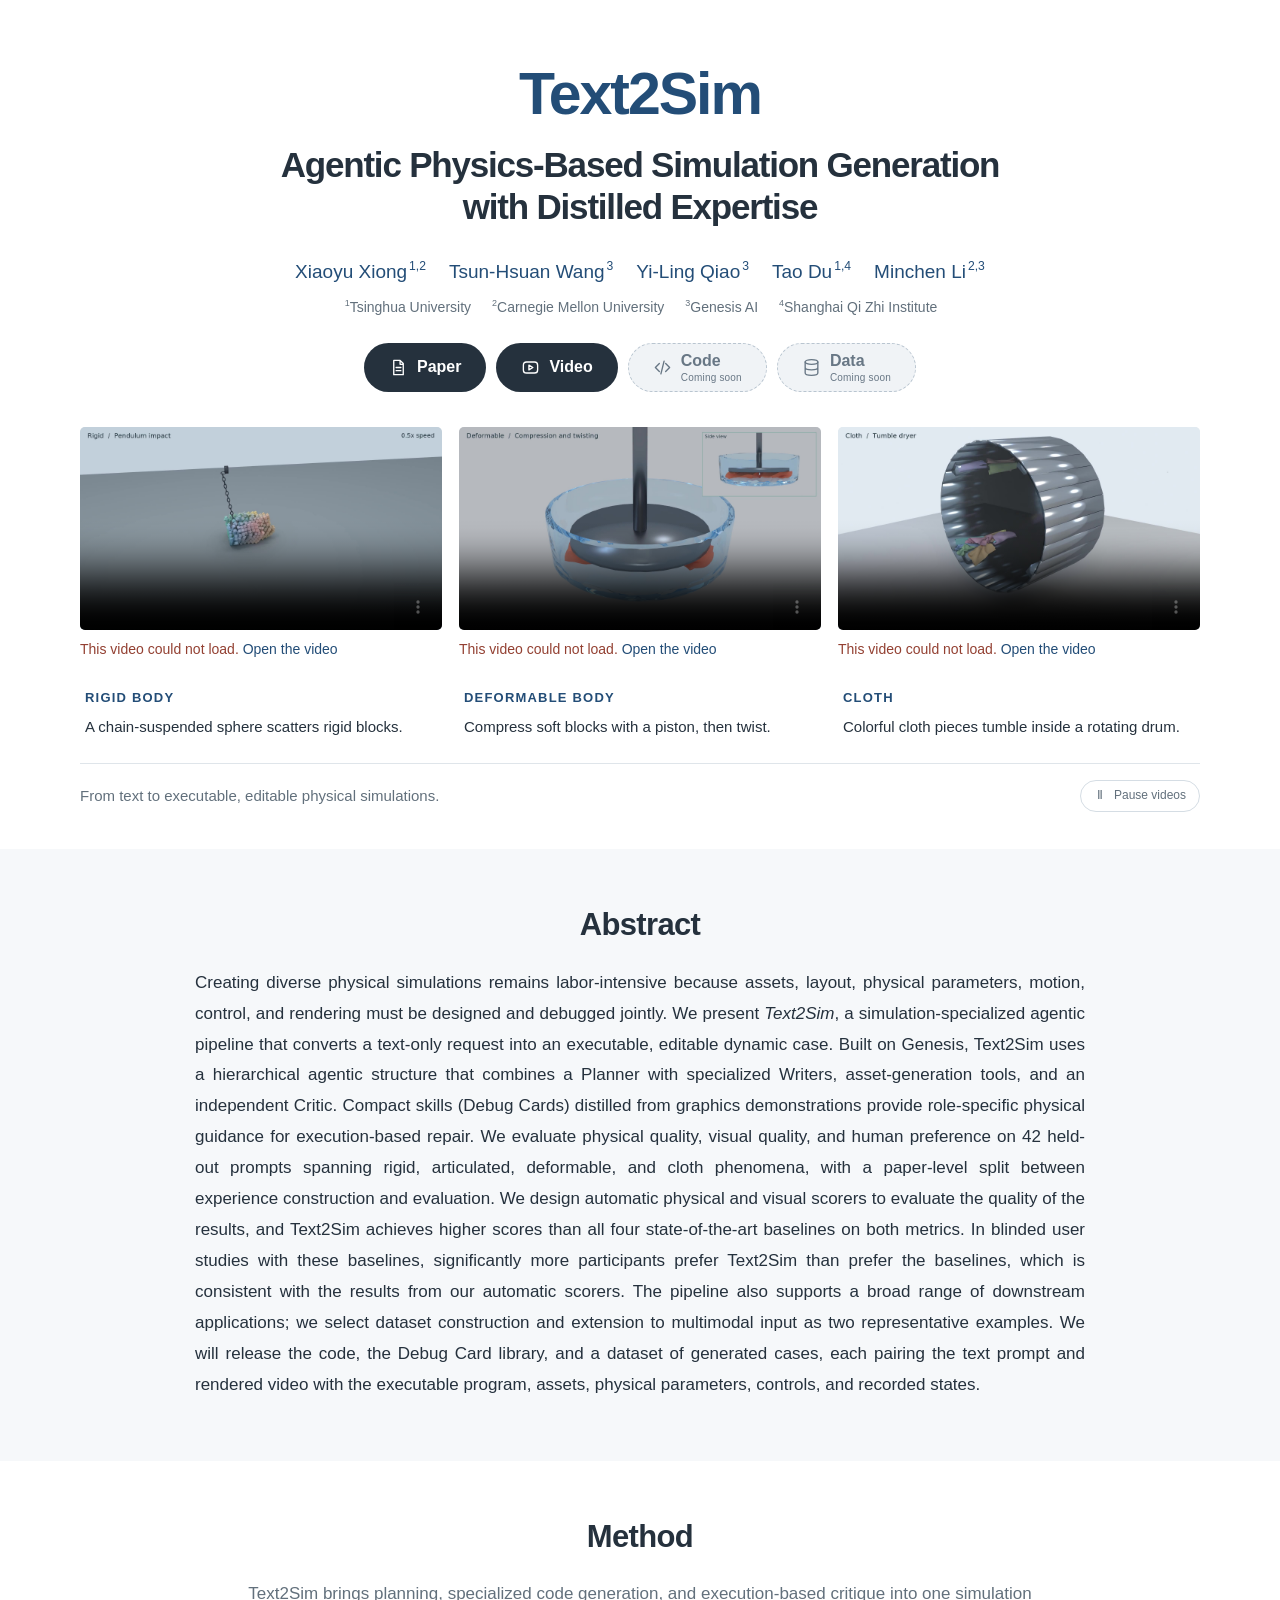
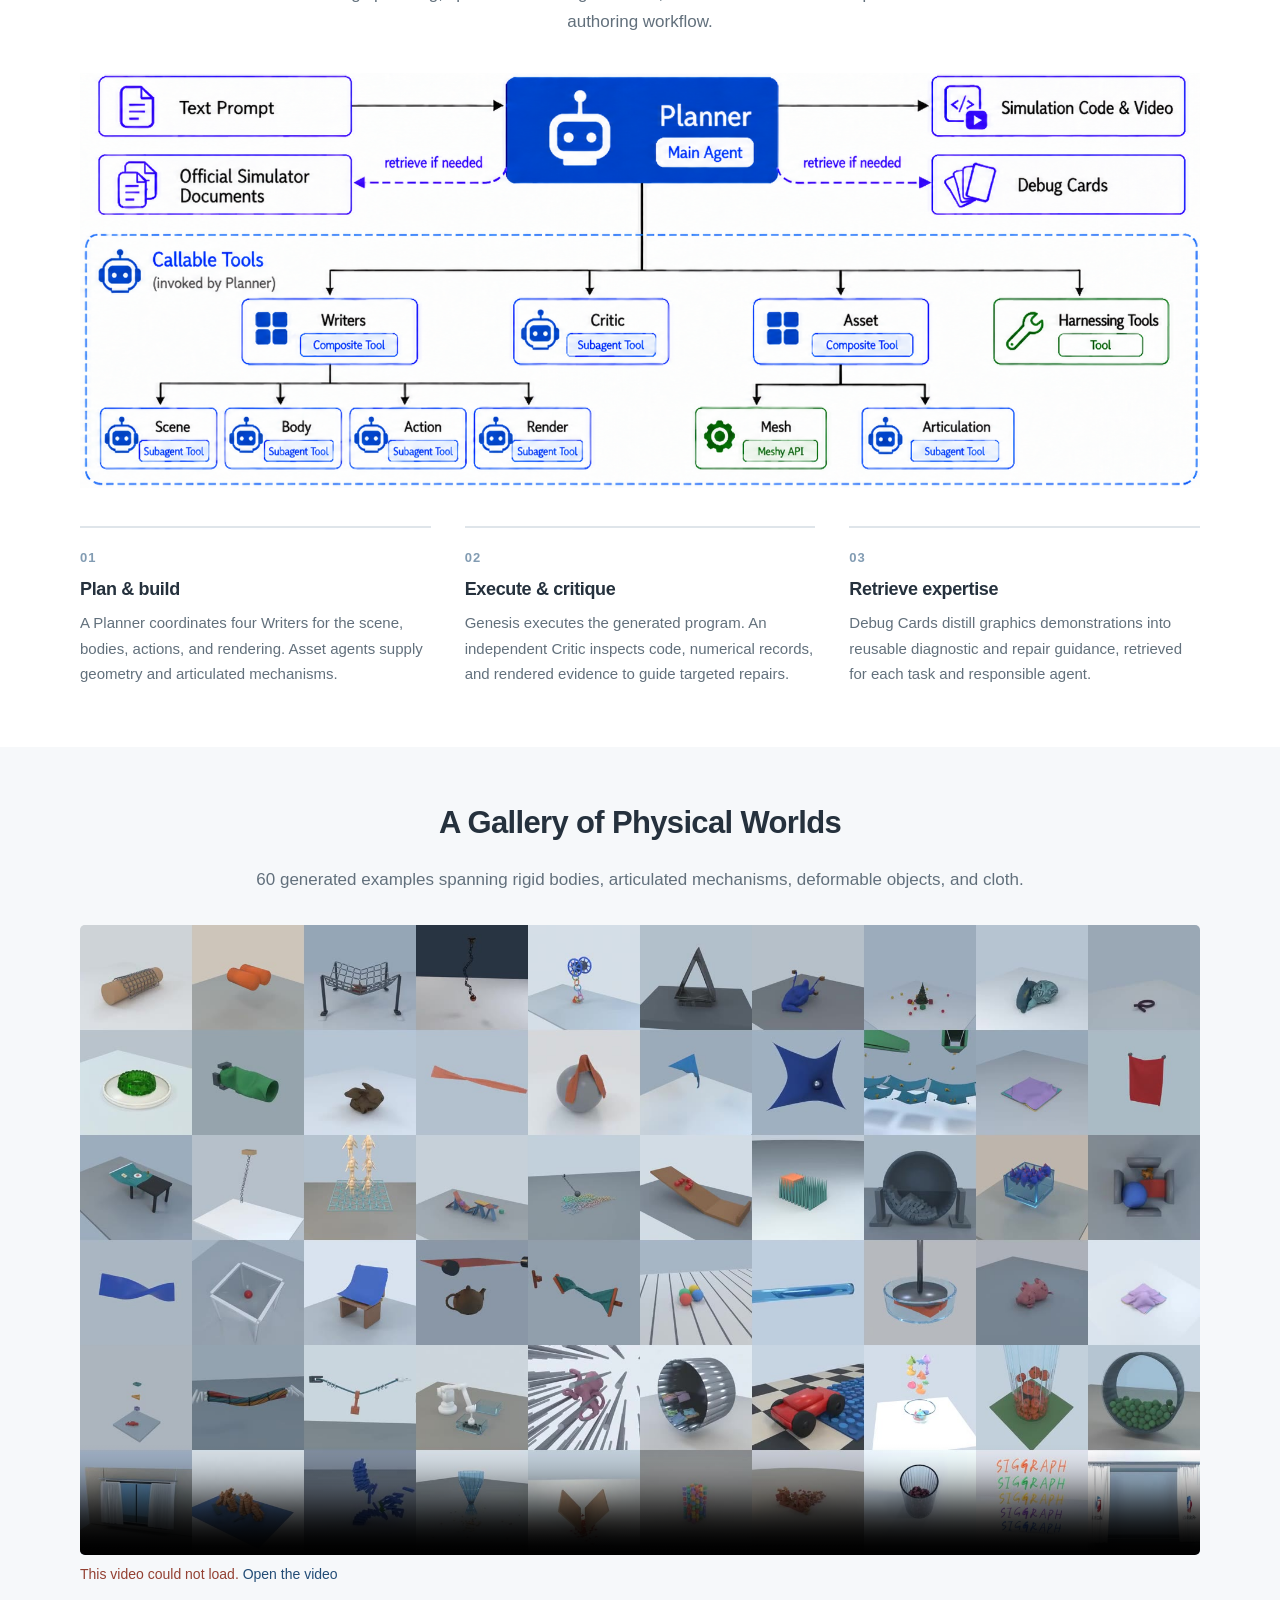
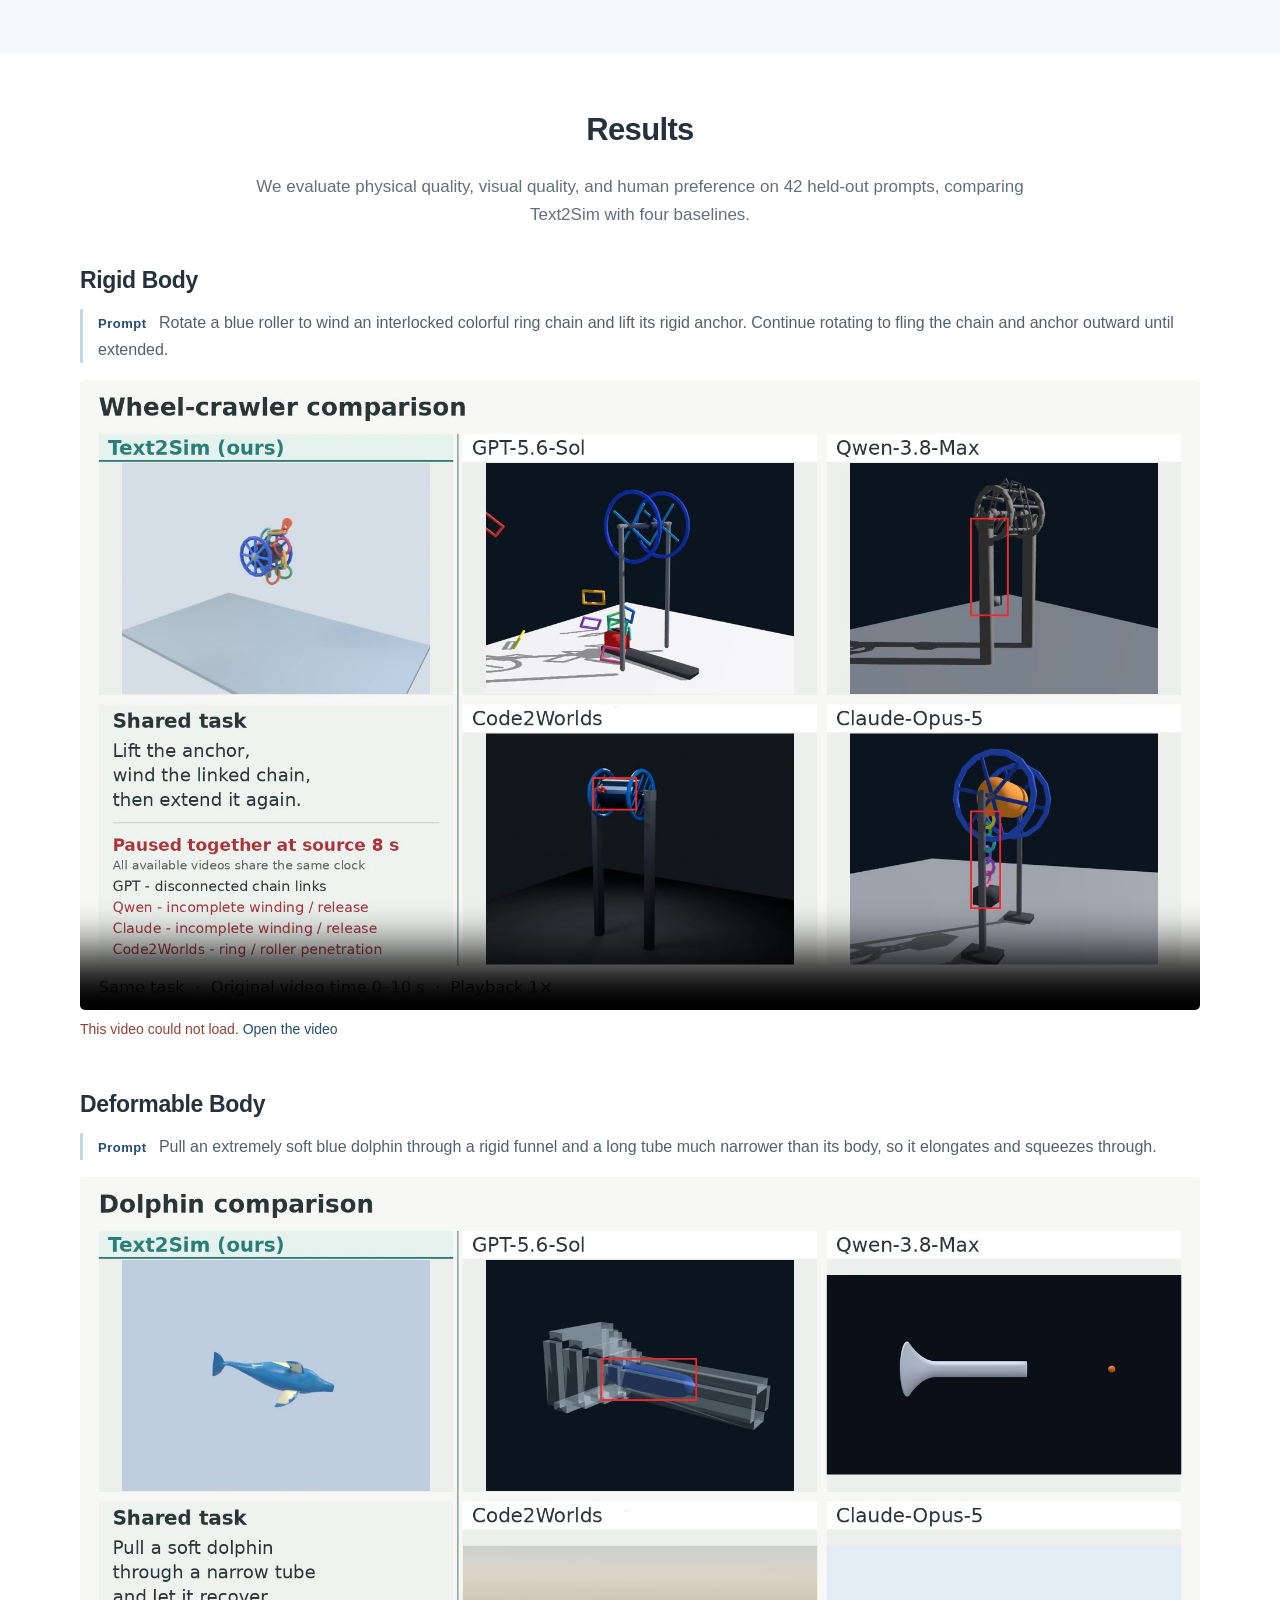
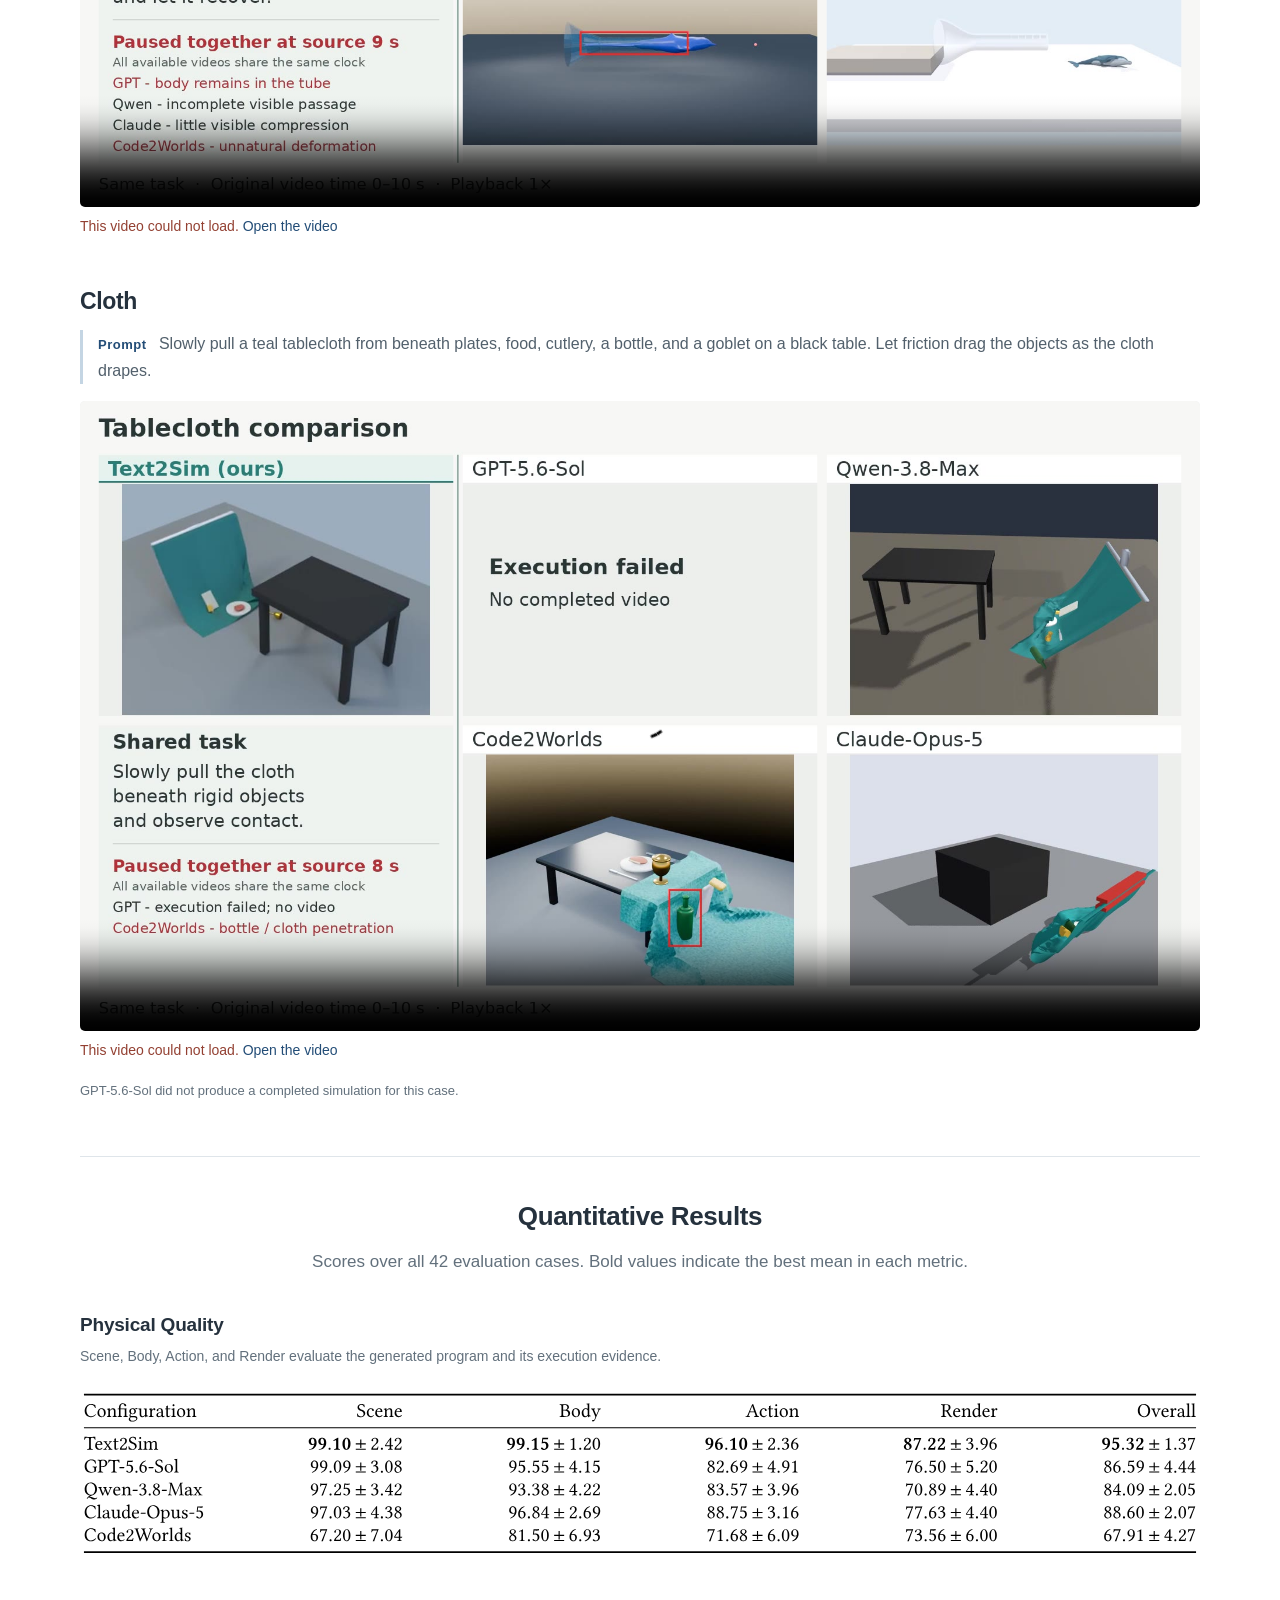
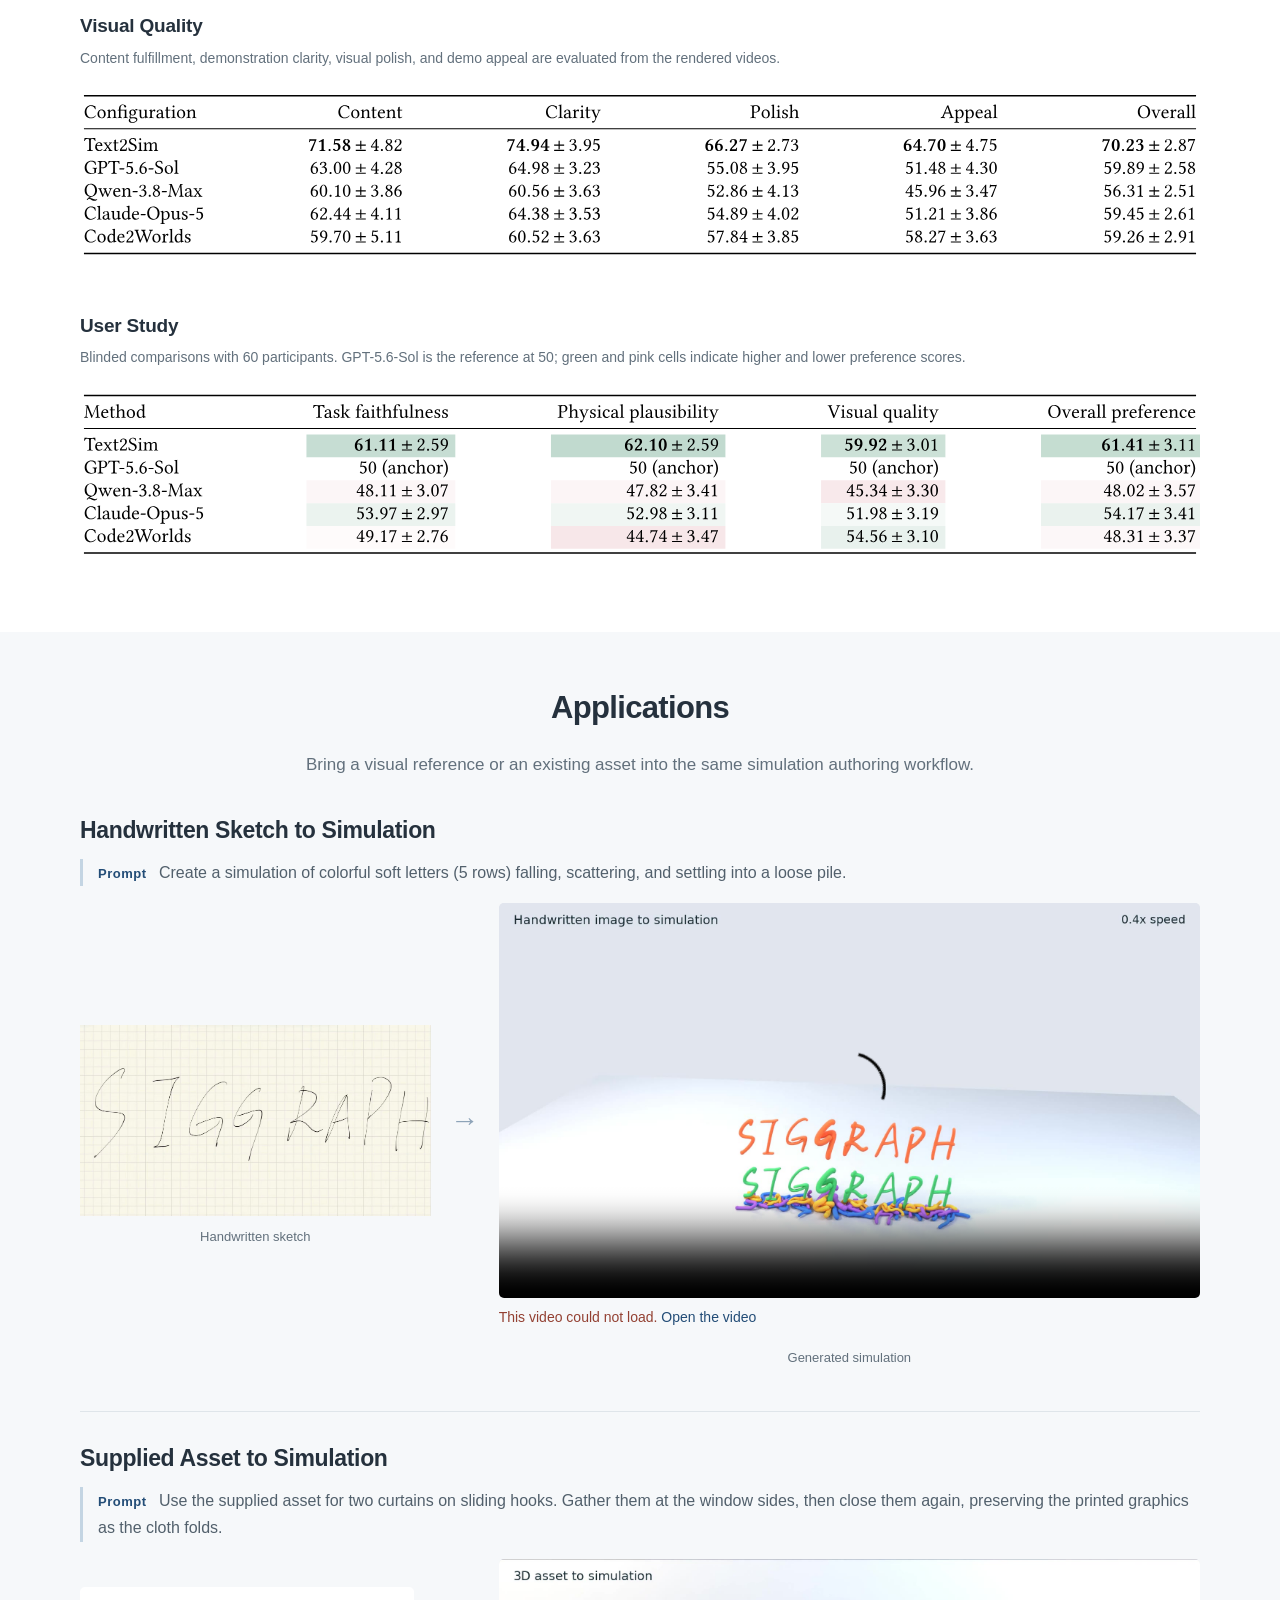
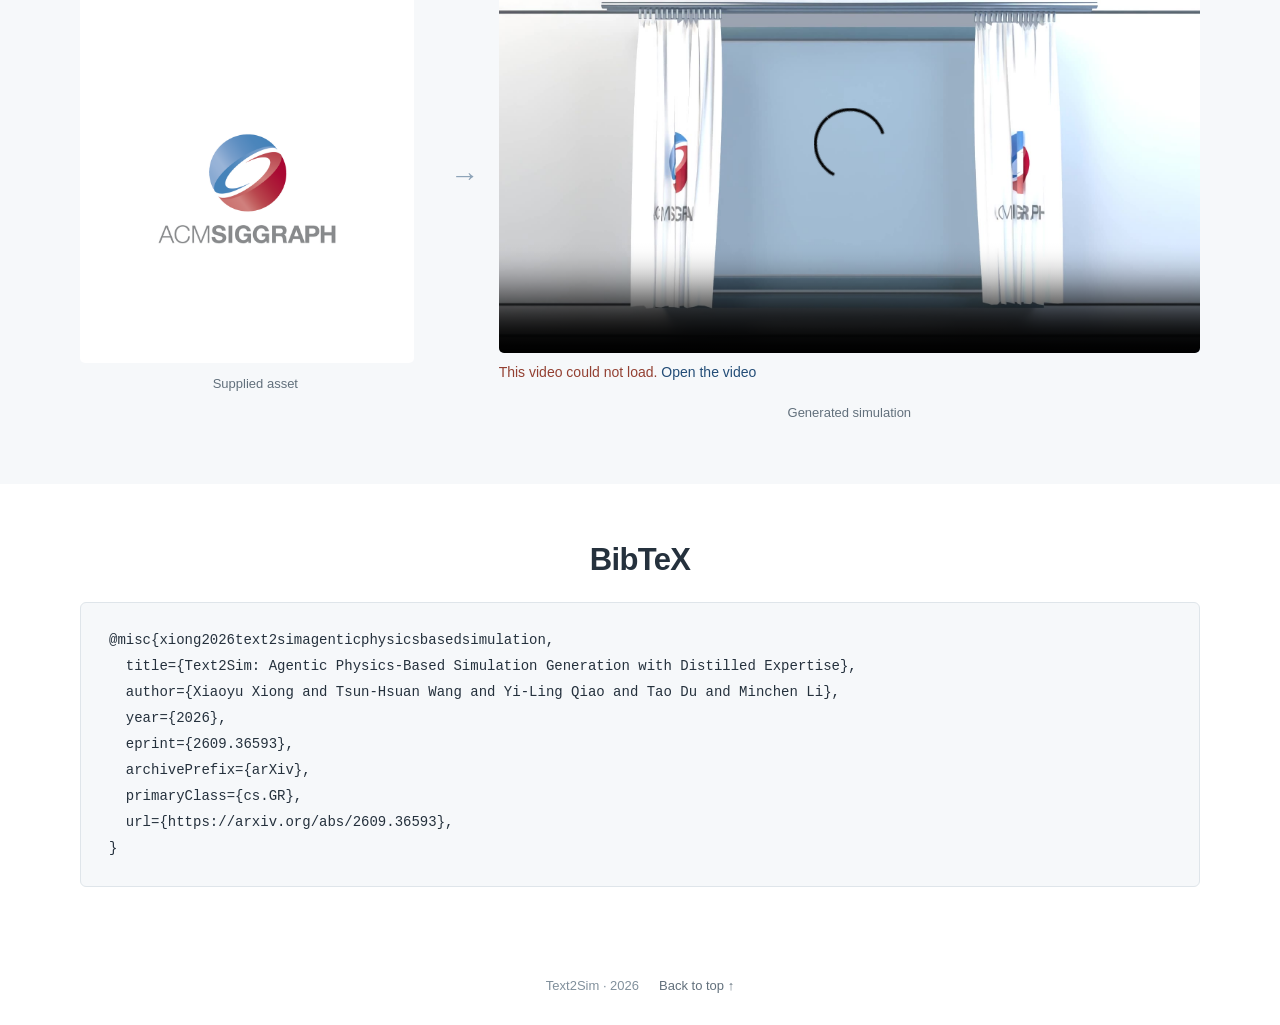
<file: index.html>
<!doctype html>
<html lang="en">
<head>
  <meta charset="utf-8">
  <meta name="viewport" content="width=device-width, initial-scale=1">
  <meta name="description" content="Text2Sim converts text into executable, editable physics-based simulations using specialized agents and distilled simulation expertise.">
  <meta name="theme-color" content="#234d77">
  <meta property="og:type" content="website">
  <meta property="og:title" content="Text2Sim: Agentic Physics-Based Simulation Generation with Distilled Expertise">
  <meta property="og:description" content="From a text prompt to an executable physical world. Explore rigid, deformable, and cloth simulations, comparisons, and multimodal applications.">
  <title>Text2Sim — Agentic Physics-Based Simulation Generation with Distilled Expertise</title>
  <link rel="icon" href="assets/images/favicon.svg" type="image/svg+xml">
  <link rel="stylesheet" href="styles.css">
  <script src="script.js" defer></script>
</head>
<body id="top">
  <a class="skip-link" href="#abstract">Skip to abstract</a>
  <header class="project-header container">
    <h1><span class="project-name">Text2Sim</span><span class="project-title">Agentic Physics-Based Simulation Generation<br class="desktop-break"> with Distilled Expertise</span></h1>
    <p class="authors"><span>Xiaoyu Xiong<sup>1,2</sup></span><span>Tsun-Hsuan Wang<sup>3</sup></span><span>Yi-Ling Qiao<sup>3</sup></span><span>Tao Du<sup>1,4</sup></span><span>Minchen Li<sup>2,3</sup></span></p>
    <p class="affiliations"><span><sup>1</sup>Tsinghua University</span><span><sup>2</sup>Carnegie Mellon University</span><span><sup>3</sup>Genesis AI</span><span><sup>4</sup>Shanghai Qi Zhi Institute</span></p>
    <div class="publication-links">
      <a class="paper-link" href="https://arxiv.org/abs/2609.36593" target="_blank" rel="noopener noreferrer"><svg viewBox="0 0 24 24" aria-hidden="true"><path d="M6 3h8l4 4v14H6zM14 3v5h4M9 12h6M9 16h6"/></svg>Paper</a>
      <a class="paper-link" href="https://youtu.be/vHiEMebIKWc" target="_blank" rel="noopener noreferrer"><svg viewBox="0 0 24 24" aria-hidden="true"><rect x="3" y="5" width="18" height="14" rx="4"/><path d="m10 9 5 3-5 3z"/></svg>Video</a>
      <button class="paper-link resource-placeholder" type="button" disabled aria-label="Code — coming soon"><svg viewBox="0 0 24 24" aria-hidden="true"><path d="m8 7-5 5 5 5m8-10 5 5-5 5M14 4l-4 16"/></svg><span class="resource-label">Code<span class="coming-soon">Coming soon</span></span></button>
      <button class="paper-link resource-placeholder" type="button" disabled aria-label="Data — coming soon"><svg viewBox="0 0 24 24" aria-hidden="true"><ellipse cx="12" cy="5" rx="8" ry="3"/><path d="M4 5v7c0 4 16 4 16 0V5M4 12v7c0 4 16 4 16 0v-7"/></svg><span class="resource-label">Data<span class="coming-soon">Coming soon</span></span></button>
    </div>
  </header>

  <main>
    <section id="teaser" class="teaser-section container" aria-label="Three examples generated by Text2Sim">
      <div class="teaser-grid">
        <figure>
          <video src="assets/videos/teaser-rigid.mp4" poster="assets/posters/teaser-rigid.jpg" width="1920" height="1080" autoplay loop muted playsinline controls preload="metadata" aria-label="Rigid body example: a chain-suspended ball scatters colored blocks"></video>
          <figcaption><span class="example-type">Rigid body</span><p>A chain-suspended sphere scatters rigid blocks.</p></figcaption>
        </figure>
        <figure>
          <video src="assets/videos/teaser-deformable.mp4" poster="assets/posters/teaser-deformable.jpg" width="1920" height="1080" autoplay loop muted playsinline controls preload="metadata" aria-label="Deformable body example: a piston compresses and twists soft blocks"></video>
          <figcaption><span class="example-type">Deformable body</span><p>Compress soft blocks with a piston, then twist.</p></figcaption>
        </figure>
        <figure>
          <video src="assets/videos/teaser-cloth.mp4" poster="assets/posters/teaser-cloth.jpg" width="1920" height="1080" autoplay loop muted playsinline controls preload="metadata" aria-label="Cloth example: colorful cloth tumbles in a rotating drum"></video>
          <figcaption><span class="example-type">Cloth</span><p>Colorful cloth pieces tumble inside a rotating drum.</p></figcaption>
        </figure>
      </div>
      <div class="teaser-footer"><p>From text to executable, editable physical simulations.</p><button id="motion-toggle" class="motion-toggle" type="button" aria-pressed="false" hidden><span class="motion-icon" aria-hidden="true">Ⅱ</span><span id="motion-label">Pause videos</span></button></div>
    </section>

    <section id="abstract" class="section section-tinted">
      <div class="reading-width">
        <h2>Abstract</h2>
        <p class="abstract-copy">Creating diverse physical simulations remains labor-intensive because assets, layout, physical parameters, motion, control, and rendering must be designed and debugged jointly. We present <em>Text2Sim</em>, a simulation-specialized agentic pipeline that converts a text-only request into an executable, editable dynamic case. Built on Genesis, Text2Sim uses a hierarchical agentic structure that combines a Planner with specialized Writers, asset-generation tools, and an independent Critic. Compact skills (Debug Cards) distilled from graphics demonstrations provide role-specific physical guidance for execution-based repair. We evaluate physical quality, visual quality, and human preference on 42 held-out prompts spanning rigid, articulated, deformable, and cloth phenomena, with a paper-level split between experience construction and evaluation. We design automatic physical and visual scorers to evaluate the quality of the results, and Text2Sim achieves higher scores than all four state-of-the-art baselines on both metrics. In blinded user studies with these baselines, significantly more participants prefer Text2Sim than prefer the baselines, which is consistent with the results from our automatic scorers. The pipeline also supports a broad range of downstream applications; we select dataset construction and extension to multimodal input as two representative examples. We will release the code, the Debug Card library, and a dataset of generated cases, each pairing the text prompt and rendered video with the executable program, assets, physical parameters, controls, and recorded states.</p>
      </div>
    </section>

    <section id="method" class="section container">
      <h2>Method</h2>
      <p class="section-intro">Text2Sim brings planning, specialized code generation, and execution-based critique into one simulation authoring workflow.</p>
      <figure class="method-figure"><a href="assets/images/method-overview.png" target="_blank" rel="noopener" aria-label="Open the Text2Sim pipeline figure at full resolution"><img src="assets/images/method-overview.webp" width="1866" height="692" alt="A text prompt enters a Planner connected to simulator documentation and Debug Cards. The Planner coordinates Scene, Body, Action, and Render Writers, mesh and articulation tools, execution, and an independent Critic to produce simulation code and video." loading="lazy" decoding="async"></a></figure>
      <div class="method-points">
        <div><span class="step-number">01</span><h3>Plan &amp; build</h3><p>A Planner coordinates four Writers for the scene, bodies, actions, and rendering. Asset agents supply geometry and articulated mechanisms.</p></div>
        <div><span class="step-number">02</span><h3>Execute &amp; critique</h3><p>Genesis executes the generated program. An independent Critic inspects code, numerical records, and rendered evidence to guide targeted repairs.</p></div>
        <div><span class="step-number">03</span><h3>Retrieve expertise</h3><p>Debug Cards distill graphics demonstrations into reusable diagnostic and repair guidance, retrieved for each task and responsible agent.</p></div>
      </div>
    </section>

    <section id="gallery" class="section section-tinted">
      <div class="container">
        <h2>A Gallery of Physical Worlds</h2>
        <p class="section-intro">60 generated examples spanning rigid bodies, articulated mechanisms, deformable objects, and cloth.</p>
        <figure class="wide-video"><video data-src="assets/videos/gallery.mp4" poster="assets/posters/gallery.jpg" width="1920" height="1080" autoplay loop muted playsinline controls preload="none" aria-label="A ten-column by six-row gallery of 60 generated physical simulations"></video></figure>
      </div>
    </section>

    <section id="results" class="section container">
      <h2>Results</h2>
      <p class="section-intro">We evaluate physical quality, visual quality, and human preference on 42 held-out prompts, comparing Text2Sim with four baselines.</p>
      <div class="comparisons">
        <article class="comparison">
          <h3>Rigid Body</h3>
          <p class="prompt"><span>Prompt</span> Rotate a blue roller to wind an interlocked colorful ring chain and lift its rigid anchor. Continue rotating to fling the chain and anchor outward until extended.</p>
          <video data-src="assets/videos/comparison-rigid.mp4" poster="assets/posters/comparison-rigid.jpg" width="1920" height="1080" autoplay loop muted playsinline controls preload="none" aria-label="Simultaneous rigid body comparison of Text2Sim and four baselines, retaining annotated failure regions"></video>
        </article>
        <article class="comparison">
          <h3>Deformable Body</h3>
          <p class="prompt"><span>Prompt</span> Pull an extremely soft blue dolphin through a rigid funnel and a long tube much narrower than its body, so it elongates and squeezes through.</p>
          <video data-src="assets/videos/comparison-deformable.mp4" poster="assets/posters/comparison-deformable.jpg" width="1920" height="1080" autoplay loop muted playsinline controls preload="none" aria-label="Simultaneous deformable dolphin comparison of Text2Sim and four baselines, retaining annotated failure regions"></video>
        </article>
        <article class="comparison">
          <h3>Cloth</h3>
          <p class="prompt"><span>Prompt</span> Slowly pull a teal tablecloth from beneath plates, food, cutlery, a bottle, and a goblet on a black table. Let friction drag the objects as the cloth drapes.</p>
          <video data-src="assets/videos/comparison-cloth.mp4" poster="assets/posters/comparison-cloth.jpg" width="1920" height="1080" autoplay loop muted playsinline controls preload="none" aria-label="Simultaneous cloth comparison of Text2Sim and baselines, retaining annotated failure regions and the failed-execution indicator"></video>
          <p class="media-note">GPT-5.6-Sol did not produce a completed simulation for this case.</p>
        </article>
      </div>

      <div class="quantitative-results" aria-label="Quantitative results from the paper">
        <h3 class="subsection-title">Quantitative Results</h3>
        <p class="section-intro">Scores over all 42 evaluation cases. Bold values indicate the best mean in each metric.</p>
        <figure class="paper-table">
          <figcaption><h4>Physical Quality</h4><p>Scene, Body, Action, and Render evaluate the generated program and its execution evidence.</p></figcaption>
          <div class="table-scroll" role="region" aria-label="Physical quality table; scroll horizontally on small screens" tabindex="0"><img src="assets/images/table-physical.svg" alt="Physical quality. Overall scores: Text2Sim 95.32 ± 1.37; GPT-5.6-Sol 86.59 ± 4.44; Qwen-3.8-Max 84.09 ± 2.05; Claude-Opus-5 88.60 ± 2.07; Code2Worlds 67.91 ± 4.27. Text2Sim has the highest mean in all five columns." loading="lazy" decoding="async"></div>
          <div class="sr-only"><table id="data-physical">
  <caption>Physical quality: Physical scores for our method and four baselines over all 42 cases (Total). Entries report the original means with their associated errors; bold marks the largest mean (best result) in each metric.</caption>
  <thead><tr>
    <th scope="col">Configuration</th>
    <th scope="col">Scene</th>
    <th scope="col">Body</th>
    <th scope="col">Action</th>
    <th scope="col">Render</th>
    <th scope="col">Overall</th>
  </tr></thead>
  <tbody>
    <tr><th scope="row">Text2Sim</th>
      <td><strong>99.10 ± 2.42</strong></td>
      <td><strong>99.15 ± 1.20</strong></td>
      <td><strong>96.10 ± 2.36</strong></td>
      <td><strong>87.22 ± 3.96</strong></td>
      <td><strong>95.32 ± 1.37</strong></td>
    </tr>
    <tr><th scope="row">GPT-5.6-Sol</th>
      <td>99.09 ± 3.08</td>
      <td>95.55 ± 4.15</td>
      <td>82.69 ± 4.91</td>
      <td>76.50 ± 5.20</td>
      <td>86.59 ± 4.44</td>
    </tr>
    <tr><th scope="row">Qwen-3.8-Max</th>
      <td>97.25 ± 3.42</td>
      <td>93.38 ± 4.22</td>
      <td>83.57 ± 3.96</td>
      <td>70.89 ± 4.40</td>
      <td>84.09 ± 2.05</td>
    </tr>
    <tr><th scope="row">Claude-Opus-5</th>
      <td>97.03 ± 4.38</td>
      <td>96.84 ± 2.69</td>
      <td>88.75 ± 3.16</td>
      <td>77.63 ± 4.40</td>
      <td>88.60 ± 2.07</td>
    </tr>
    <tr><th scope="row">Code2Worlds</th>
      <td>67.20 ± 7.04</td>
      <td>81.50 ± 6.93</td>
      <td>71.68 ± 6.09</td>
      <td>73.56 ± 6.00</td>
      <td>67.91 ± 4.27</td>
    </tr>
  </tbody>
</table></div>
        </figure>
        <figure class="paper-table">
          <figcaption><h4>Visual Quality</h4><p>Content fulfillment, demonstration clarity, visual polish, and demo appeal are evaluated from the rendered videos.</p></figcaption>
          <div class="table-scroll" role="region" aria-label="Visual quality table; scroll horizontally on small screens" tabindex="0"><img src="assets/images/table-visual.svg" alt="Visual quality. Overall scores: Text2Sim 70.23 ± 2.87; GPT-5.6-Sol 59.89 ± 2.58; Qwen-3.8-Max 56.31 ± 2.51; Claude-Opus-5 59.45 ± 2.61; Code2Worlds 59.26 ± 2.91. Text2Sim has the highest mean in all five columns." loading="lazy" decoding="async"></div>
          <div class="sr-only"><table id="data-visual">
  <caption>Visual quality: Visual scores for our method and four baselines over all 42 cases (Total). Entries report the original means with their associated errors; bold marks the largest mean (best result) in each metric. Content, Clarity, Polish, and Appeal denote content fulfillment, demonstration clarity, visual polish, and demo appeal, respectively.</caption>
  <thead><tr>
    <th scope="col">Configuration</th>
    <th scope="col">Content</th>
    <th scope="col">Clarity</th>
    <th scope="col">Polish</th>
    <th scope="col">Appeal</th>
    <th scope="col">Overall</th>
  </tr></thead>
  <tbody>
    <tr><th scope="row">Text2Sim</th>
      <td><strong>71.58 ± 4.82</strong></td>
      <td><strong>74.94 ± 3.95</strong></td>
      <td><strong>66.27 ± 2.73</strong></td>
      <td><strong>64.70 ± 4.75</strong></td>
      <td><strong>70.23 ± 2.87</strong></td>
    </tr>
    <tr><th scope="row">GPT-5.6-Sol</th>
      <td>63.00 ± 4.28</td>
      <td>64.98 ± 3.23</td>
      <td>55.08 ± 3.95</td>
      <td>51.48 ± 4.30</td>
      <td>59.89 ± 2.58</td>
    </tr>
    <tr><th scope="row">Qwen-3.8-Max</th>
      <td>60.10 ± 3.86</td>
      <td>60.56 ± 3.63</td>
      <td>52.86 ± 4.13</td>
      <td>45.96 ± 3.47</td>
      <td>56.31 ± 2.51</td>
    </tr>
    <tr><th scope="row">Claude-Opus-5</th>
      <td>62.44 ± 4.11</td>
      <td>64.38 ± 3.53</td>
      <td>54.89 ± 4.02</td>
      <td>51.21 ± 3.86</td>
      <td>59.45 ± 2.61</td>
    </tr>
    <tr><th scope="row">Code2Worlds</th>
      <td>59.70 ± 5.11</td>
      <td>60.52 ± 3.63</td>
      <td>57.84 ± 3.85</td>
      <td>58.27 ± 3.63</td>
      <td>59.26 ± 2.91</td>
    </tr>
  </tbody>
</table></div>
        </figure>
        <figure class="paper-table">
          <figcaption><h4>User Study</h4><p>Blinded comparisons with 60 participants. GPT-5.6-Sol is the reference at 50; green and pink cells indicate higher and lower preference scores.</p></figcaption>
          <div class="table-scroll" role="region" aria-label="User study table with original green and pink cell colors; scroll horizontally on small screens" tabindex="0"><img src="assets/images/table-user-study.svg" alt="User study. Text2Sim scores 61.11 ± 2.59 in task faithfulness, 62.10 ± 2.59 in physical plausibility, 59.92 ± 3.01 in visual quality, and 61.41 ± 3.11 in overall preference. Overall preference: GPT-5.6-Sol 50 (anchor), Qwen-3.8-Max 48.02 ± 3.57, Claude-Opus-5 54.17 ± 3.41, Code2Worlds 48.31 ± 3.37." loading="lazy" decoding="async"></div>
          <div class="sr-only"><table id="data-user-study">
  <caption>User study: User-study scores for the five main methods over all 42 cases (Total). Entries report the original means with their associated errors; GPT-5.6-Sol is a fixed reference at 50. Bold marks the largest mean (best result) for each dimension. Cell backgrounds encode the mean relative to the reference: white at 50, increasingly green above 50, and increasingly red below 50.</caption>
  <thead><tr>
    <th scope="col">Method</th>
    <th scope="col">Task faithfulness</th>
    <th scope="col">Physical plausibility</th>
    <th scope="col">Visual quality</th>
    <th scope="col">Overall preference</th>
  </tr></thead>
  <tbody>
    <tr><th scope="row">Text2Sim</th>
      <td style="background-color:#c6ddd3"><strong>61.11 ± 2.59</strong></td>
      <td style="background-color:#c1dacf"><strong>62.10 ± 2.59</strong></td>
      <td style="background-color:#cce1d7"><strong>59.92 ± 3.01</strong></td>
      <td style="background-color:#c5ddd1"><strong>61.41 ± 3.11</strong></td>
    </tr>
    <tr><th scope="row">GPT-5.6-Sol</th>
      <td style="background-color:#ffffff">50 (anchor)</td>
      <td style="background-color:#ffffff">50 (anchor)</td>
      <td style="background-color:#ffffff">50 (anchor)</td>
      <td style="background-color:#ffffff">50 (anchor)</td>
    </tr>
    <tr><th scope="row">Qwen-3.8-Max</th>
      <td style="background-color:#fcf6f7">48.11 ± 3.07</td>
      <td style="background-color:#fcf5f6">47.82 ± 3.41</td>
      <td style="background-color:#f8e9eb">45.34 ± 3.30</td>
      <td style="background-color:#fcf6f7">48.02 ± 3.57</td>
    </tr>
    <tr><th scope="row">Claude-Opus-5</th>
      <td style="background-color:#ebf3ef">53.97 ± 2.97</td>
      <td style="background-color:#f0f6f3">52.98 ± 3.11</td>
      <td style="background-color:#f5f9f7">51.98 ± 3.19</td>
      <td style="background-color:#eaf2ee">54.17 ± 3.41</td>
    </tr>
    <tr><th scope="row">Code2Worlds</th>
      <td style="background-color:#fefbfb">49.17 ± 2.76</td>
      <td style="background-color:#f7e7e9">44.74 ± 3.47</td>
      <td style="background-color:#e8f1ed">54.56 ± 3.10</td>
      <td style="background-color:#fcf7f8">48.31 ± 3.37</td>
    </tr>
  </tbody>
</table></div>
        </figure>
      </div>
    </section>

    <section id="applications" class="section section-tinted">
      <div class="container">
        <h2>Applications</h2>
        <p class="section-intro">Bring a visual reference or an existing asset into the same simulation authoring workflow.</p>
        <article class="application">
          <h3>Handwritten Sketch to Simulation</h3>
          <p class="prompt"><span>Prompt</span> Create a simulation of colorful soft letters (5 rows) falling, scattering, and settling into a loose pile.</p>
          <div class="application-grid">
            <figure class="input-reference"><div class="reference-image reference-image--sketch"><img src="assets/images/input-sketch.png" width="1981" height="1079" alt="Handwritten reference sketch specifying the letter shapes and order" loading="lazy" decoding="async"></div><figcaption>Handwritten sketch</figcaption></figure>
            <span class="application-arrow" aria-hidden="true">→</span>
            <figure><video data-src="assets/videos/application-sketch.mp4" poster="assets/posters/application-sketch.jpg" width="1920" height="1080" autoplay loop muted playsinline controls preload="none" aria-label="Soft letters generated from a handwritten sketch fall, collide, and scatter"></video><figcaption>Generated simulation</figcaption></figure>
          </div>
        </article>
        <article class="application">
          <h3>Supplied Asset to Simulation</h3>
          <p class="prompt"><span>Prompt</span> Use the supplied asset for two curtains on sliding hooks. Gather them at the window sides, then close them again, preserving the printed graphics as the cloth folds.</p>
          <div class="application-grid">
            <figure class="input-reference"><div class="reference-image"><img src="assets/images/input-asset.png" width="768" height="1024" alt="Supplied cloth asset bearing the ACM SIGGRAPH graphic" loading="lazy" decoding="async"></div><figcaption>Supplied asset</figcaption></figure>
            <span class="application-arrow" aria-hidden="true">→</span>
            <figure><video data-src="assets/videos/application-asset.mp4" poster="assets/posters/application-asset.jpg" width="1920" height="1080" autoplay loop muted playsinline controls preload="none" aria-label="Curtains preserve the supplied ACM SIGGRAPH texture while opening, folding, and closing"></video><figcaption>Generated simulation</figcaption></figure>
          </div>
        </article>
      </div>
    </section>

    <section id="bibtex" class="section container" aria-labelledby="bibtex-heading">
      <h2 id="bibtex-heading">BibTeX</h2>
      <pre class="bibtex-code" tabindex="0" aria-label="BibTeX citation"><code>@misc{xiong2026text2simagenticphysicsbasedsimulation,
  title={Text2Sim: Agentic Physics-Based Simulation Generation with Distilled Expertise},
  author={Xiaoyu Xiong and Tsun-Hsuan Wang and Yi-Ling Qiao and Tao Du and Minchen Li},
  year={2026},
  eprint={2609.36593},
  archivePrefix={arXiv},
  primaryClass={cs.GR},
  url={https://arxiv.org/abs/2609.36593},
}</code></pre>
    </section>
  </main>
  <footer class="site-footer"><p>Text2Sim · 2026</p><a href="#top">Back to top ↑</a></footer>
  <noscript><style>video[data-src]{display:none}</style><p class="noscript-note">Enable JavaScript to play the gallery, comparison, and application videos. The paper and all figures are available above.</p></noscript>
</body>
</html>
</file>
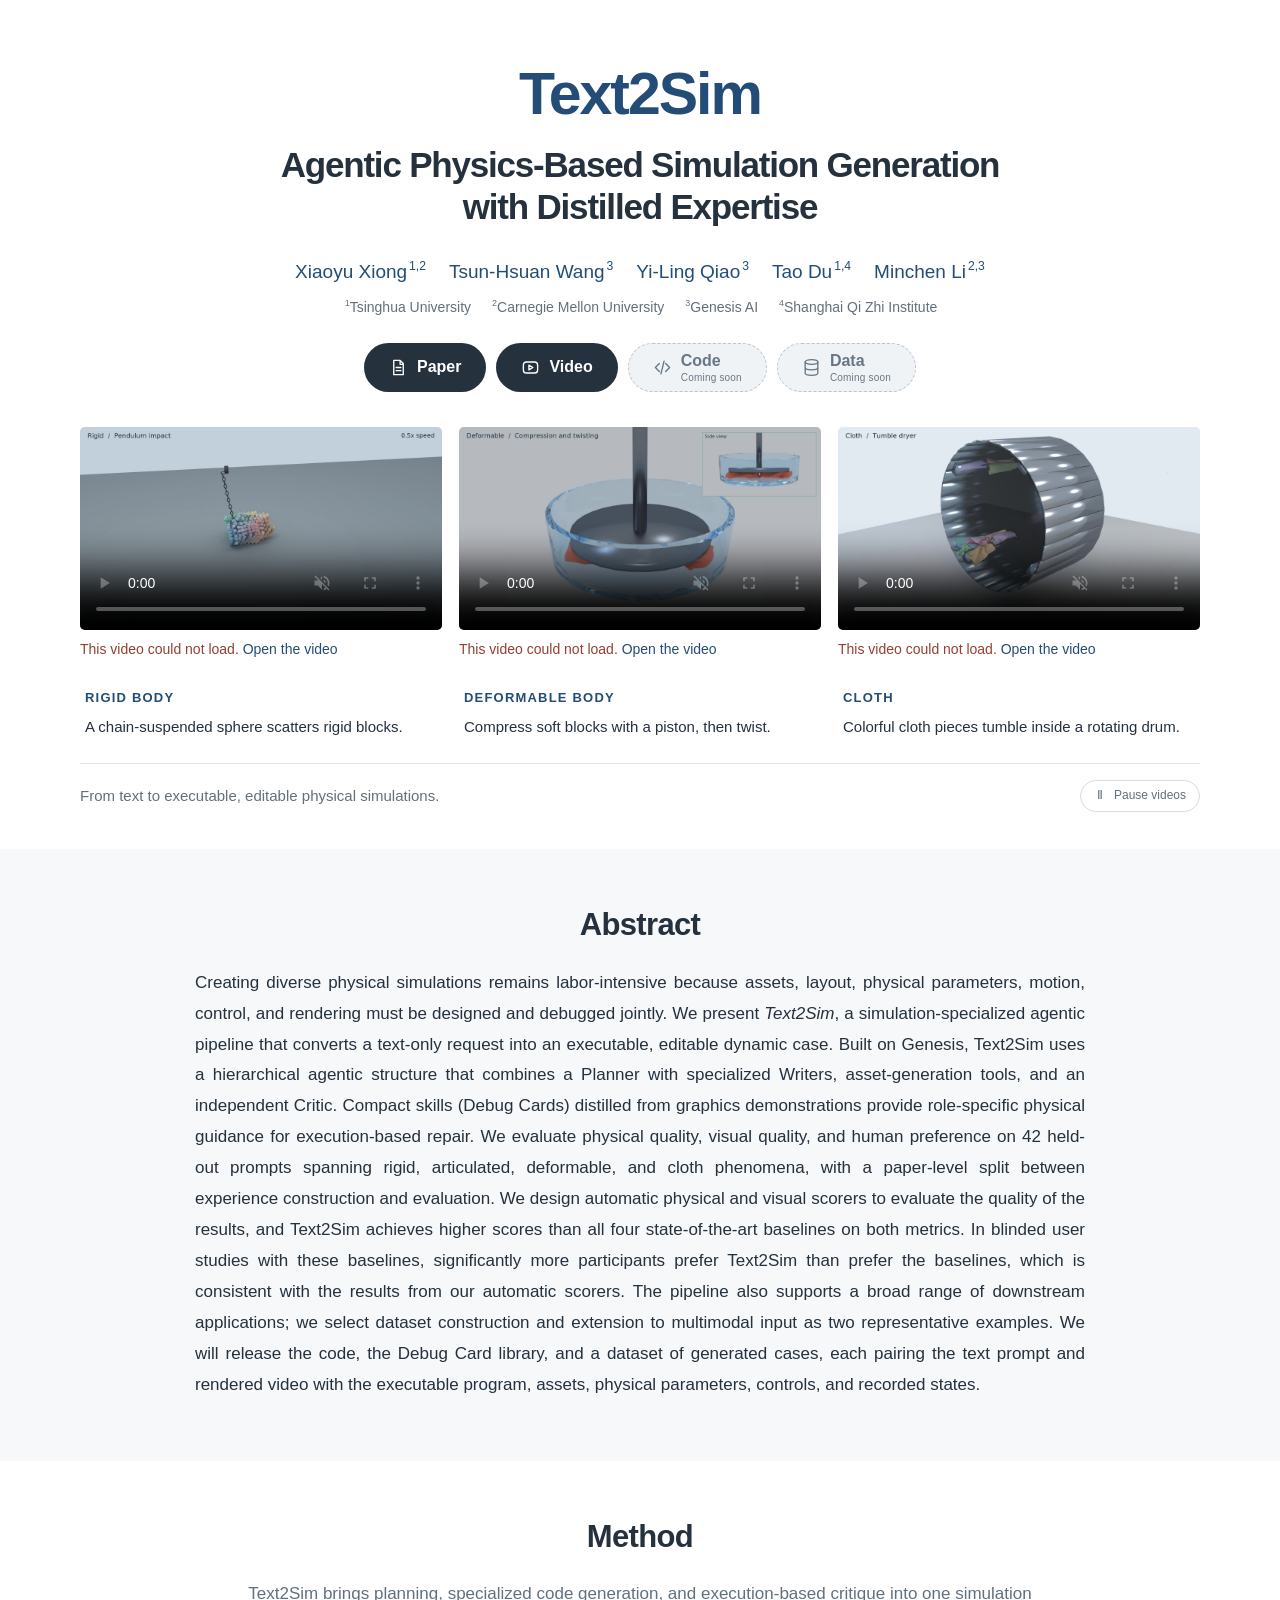
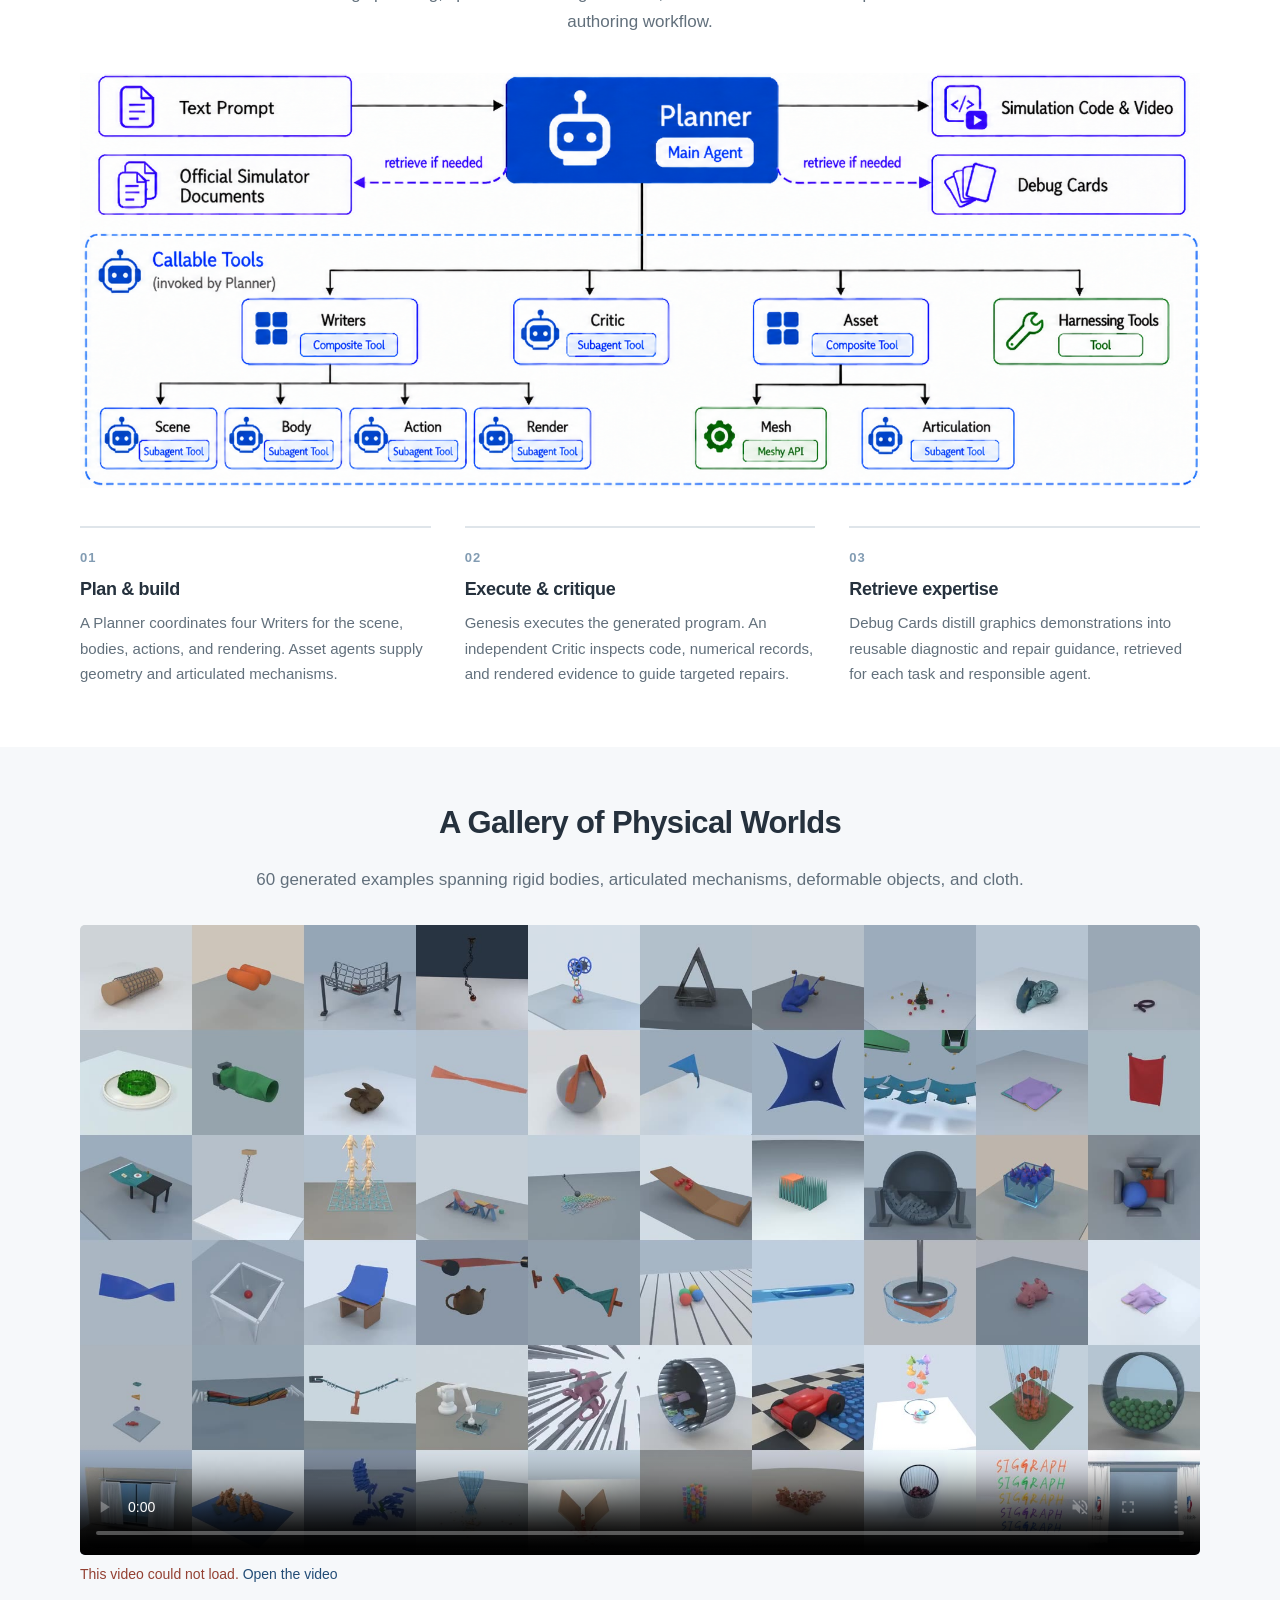
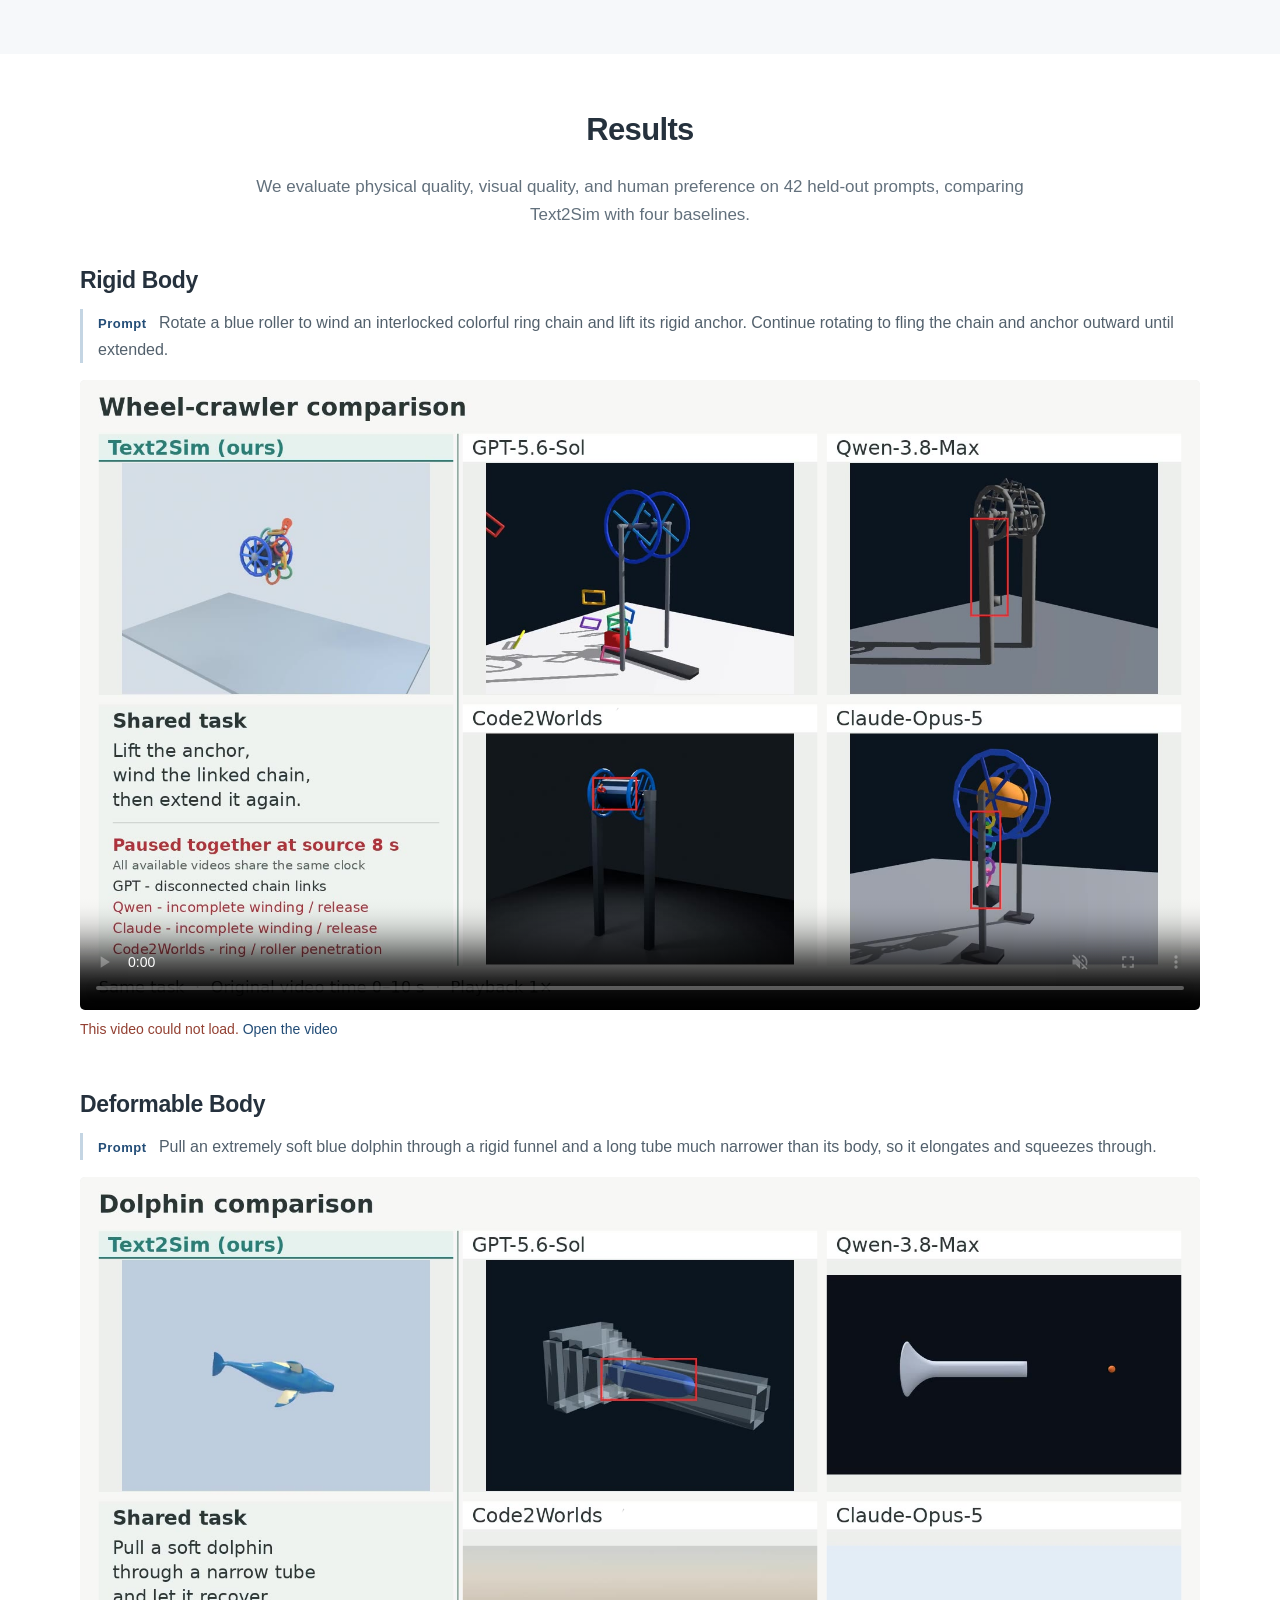
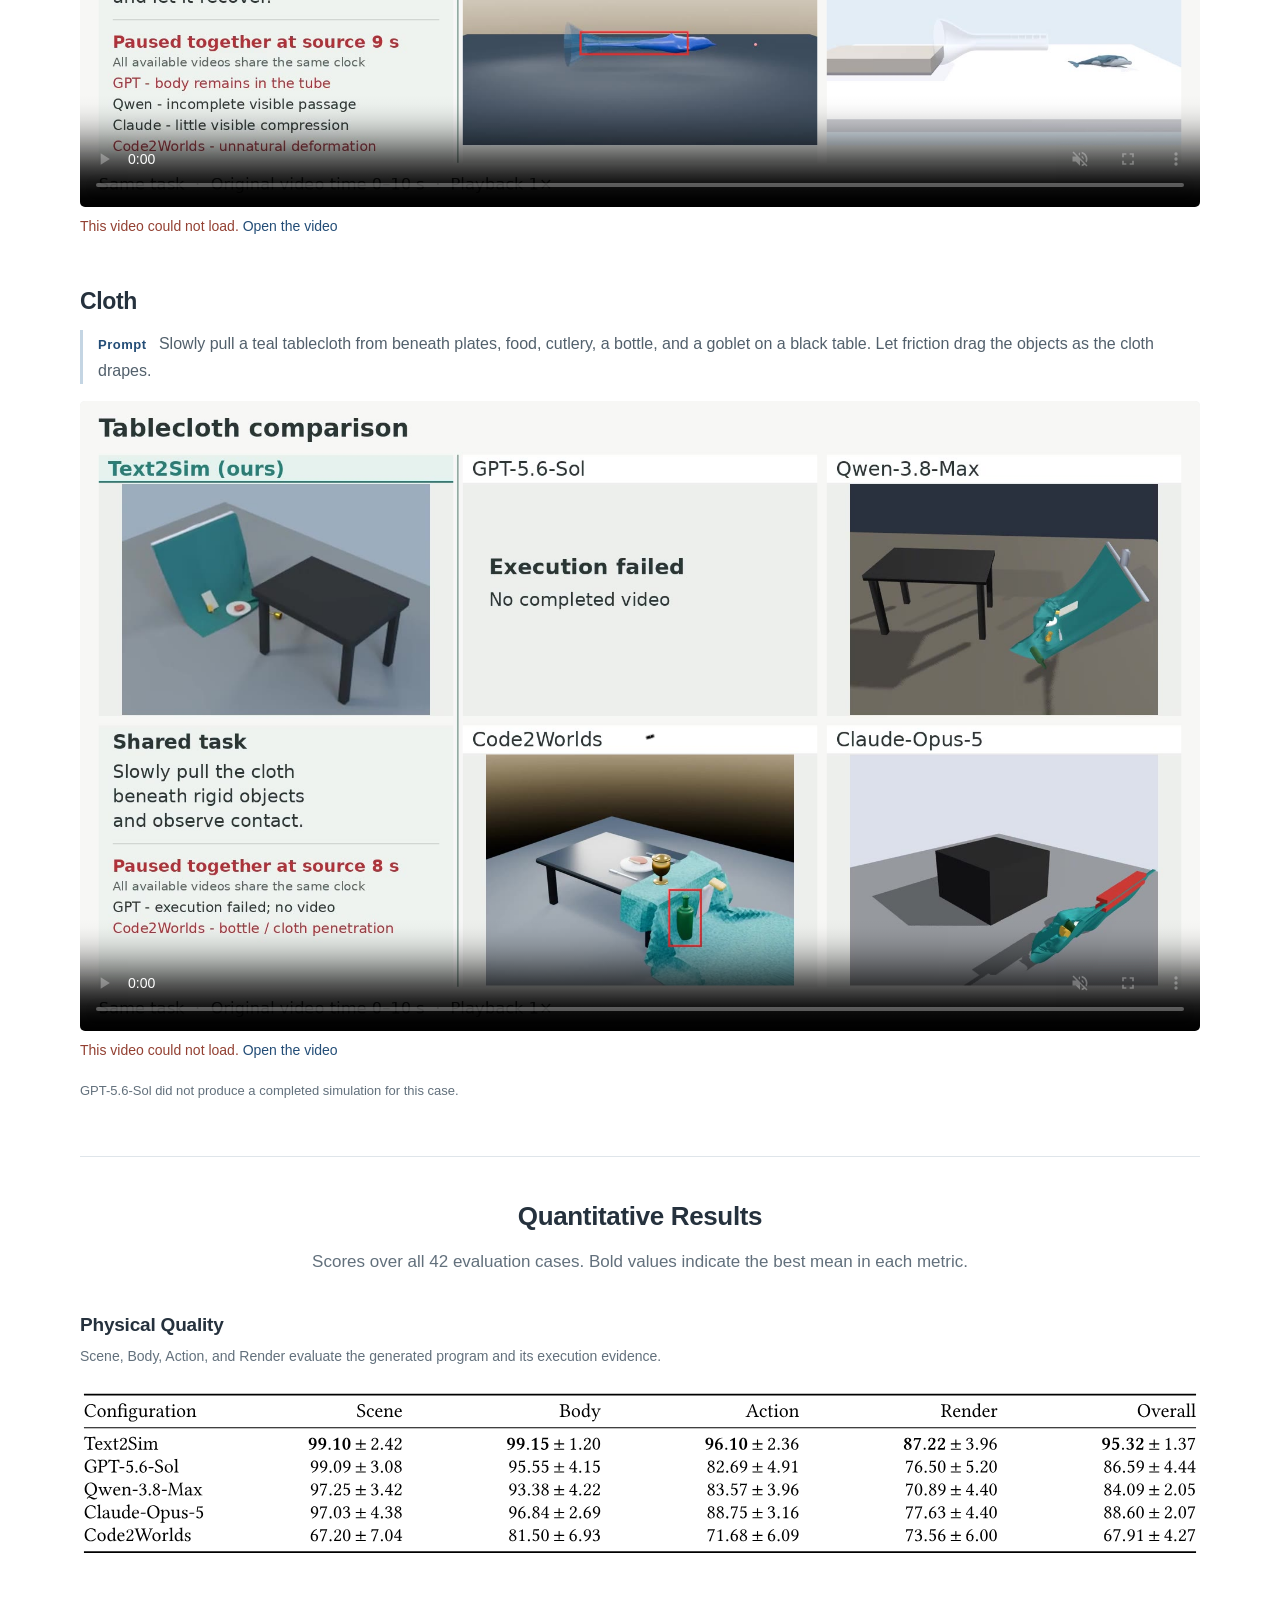
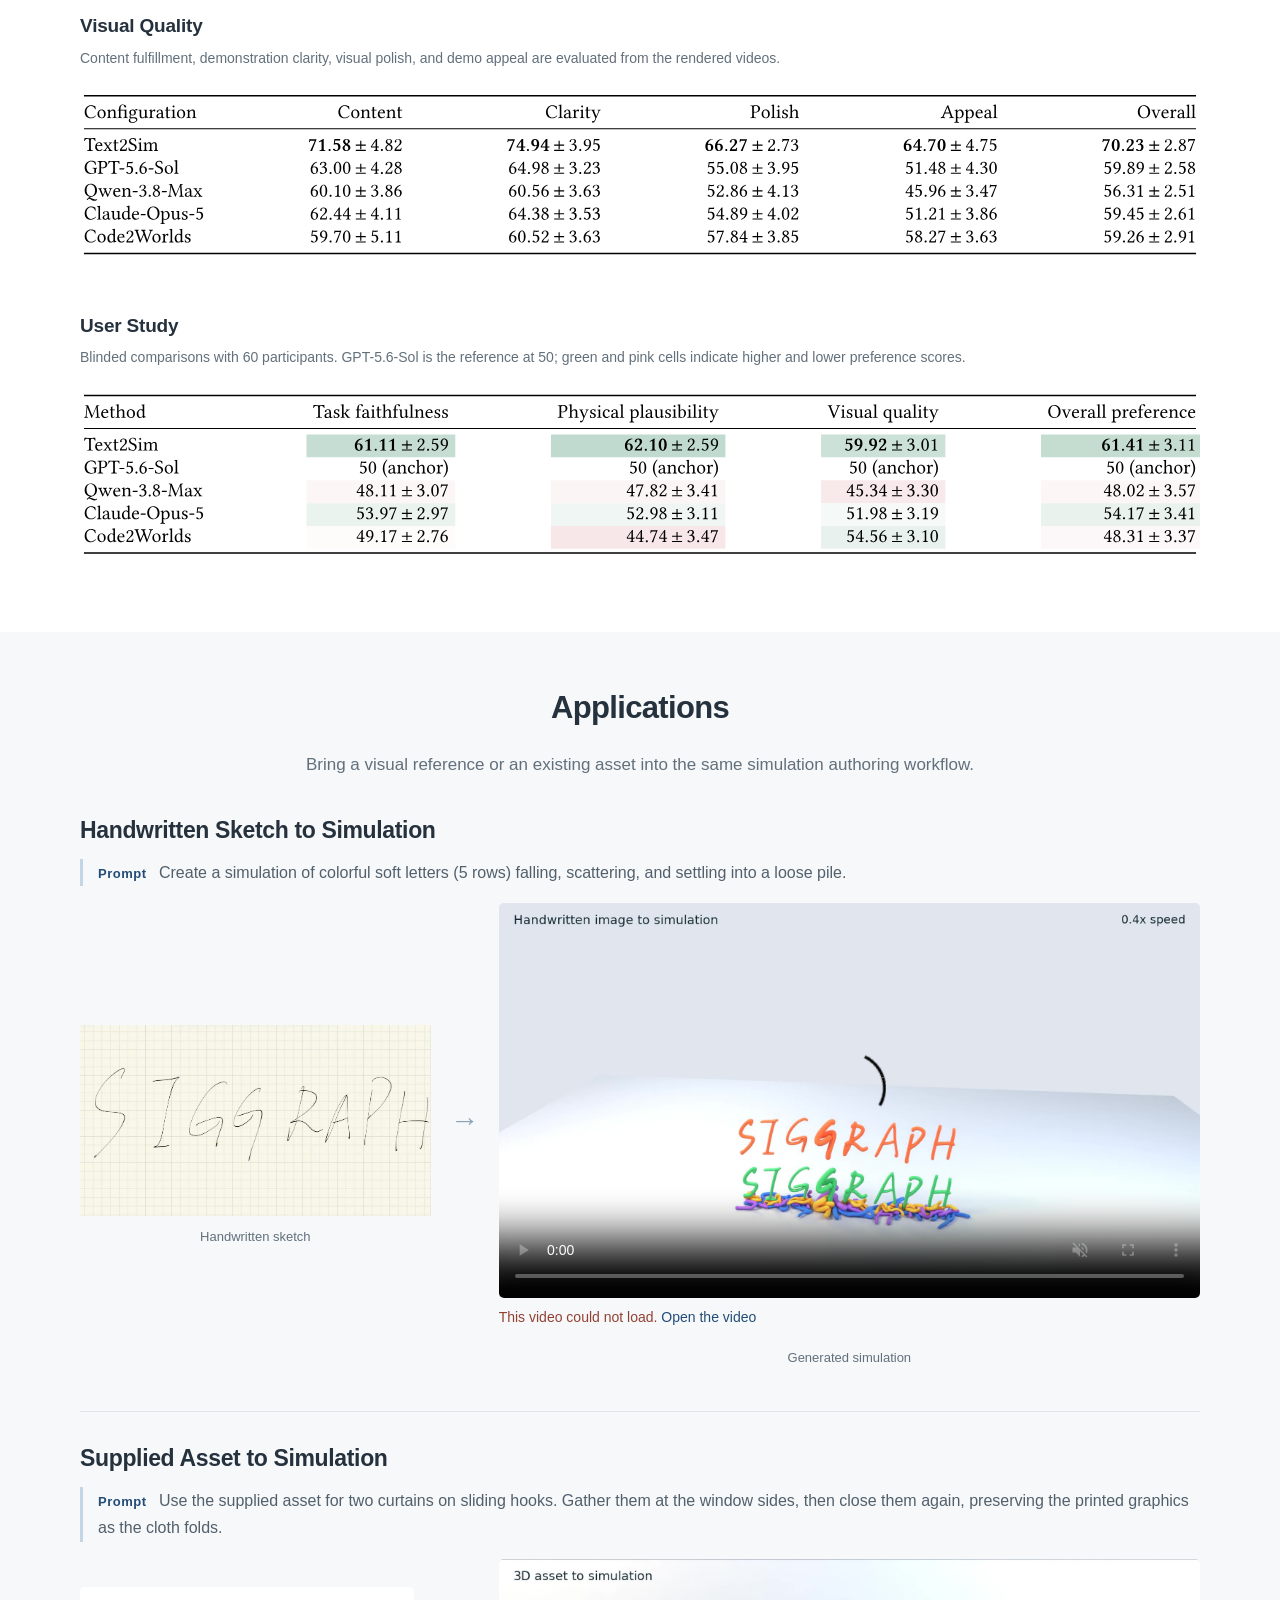
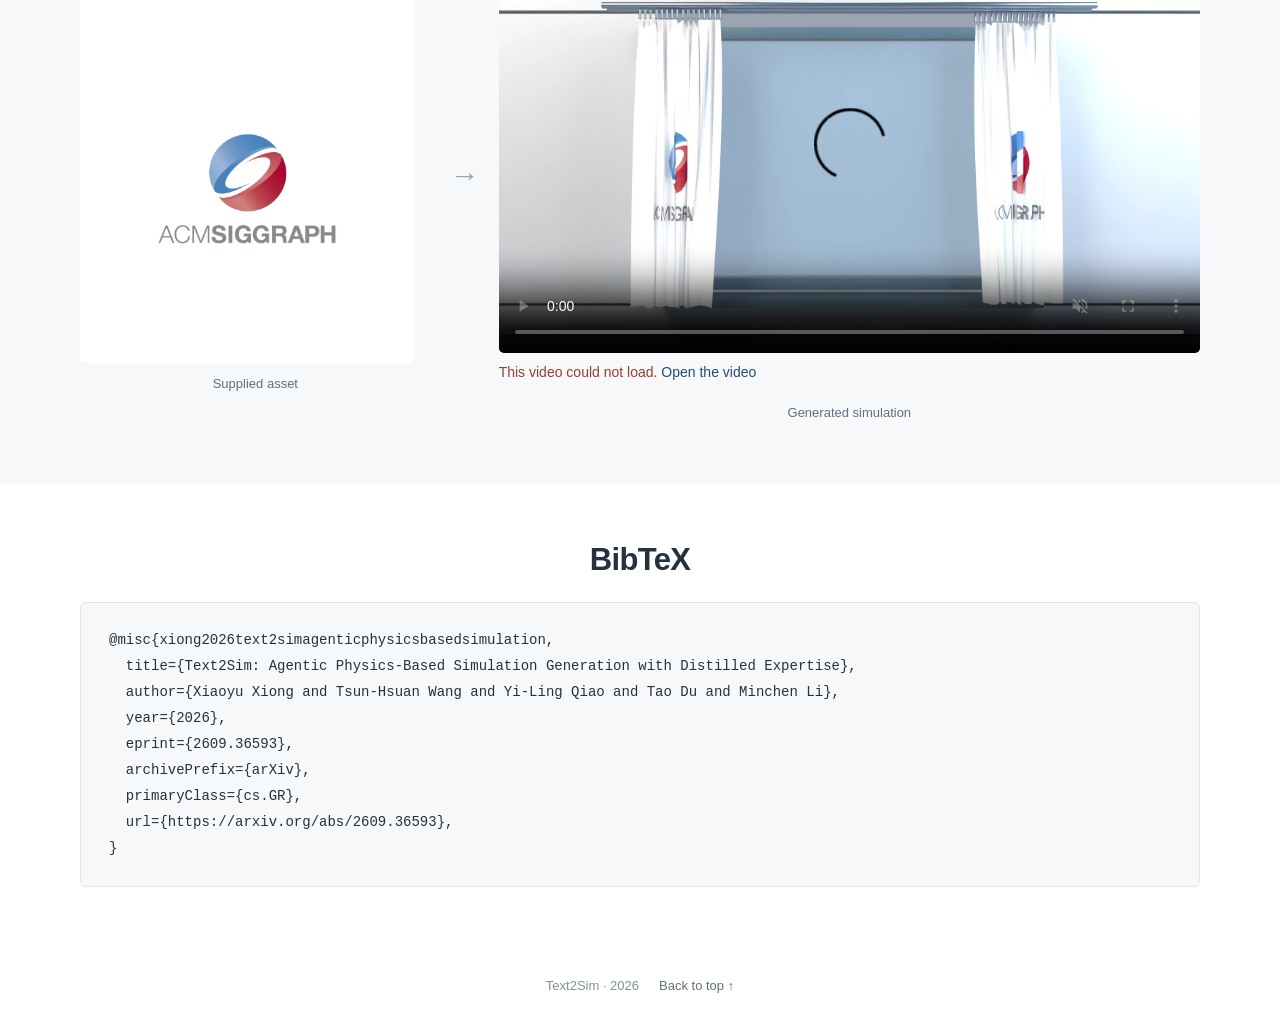
<file: docs/index.html>
<!doctype html>
<html lang="en">
<head>
  <meta charset="utf-8">
  <meta name="viewport" content="width=device-width, initial-scale=1">
  <meta name="description" content="Text2Sim converts text into executable, editable physics-based simulations using specialized agents and distilled simulation expertise.">
  <meta name="theme-color" content="#234d77">
  <meta property="og:type" content="website">
  <meta property="og:url" content="https://simulation-intelligence.github.io/Text2Sim/">
  <meta property="og:title" content="Text2Sim: Agentic Physics-Based Simulation Generation with Distilled Expertise">
  <meta property="og:description" content="From a text prompt to an executable physical world. Explore rigid, deformable, and cloth simulations, comparisons, and multimodal applications.">
  <title>Text2Sim — Agentic Physics-Based Simulation Generation with Distilled Expertise</title>
  <link rel="canonical" href="https://simulation-intelligence.github.io/Text2Sim/">
  <link rel="icon" href="assets/images/favicon.svg" type="image/svg+xml">
  <link rel="stylesheet" href="styles.css">
  <script src="script.js" defer></script>
</head>
<body id="top">
  <a class="skip-link" href="#abstract">Skip to abstract</a>
  <header class="project-header container">
    <h1><span class="project-name">Text2Sim</span><span class="project-title">Agentic Physics-Based Simulation Generation<br class="desktop-break"> with Distilled Expertise</span></h1>
    <p class="authors"><span>Xiaoyu Xiong<sup>1,2</sup></span><span>Tsun-Hsuan Wang<sup>3</sup></span><span>Yi-Ling Qiao<sup>3</sup></span><span>Tao Du<sup>1,4</sup></span><span>Minchen Li<sup>2,3</sup></span></p>
    <p class="affiliations"><span><sup>1</sup>Tsinghua University</span><span><sup>2</sup>Carnegie Mellon University</span><span><sup>3</sup>Genesis AI</span><span><sup>4</sup>Shanghai Qi Zhi Institute</span></p>
    <div class="publication-links">
      <a class="paper-link" href="https://arxiv.org/abs/2609.36593" target="_blank" rel="noopener noreferrer"><svg viewBox="0 0 24 24" aria-hidden="true"><path d="M6 3h8l4 4v14H6zM14 3v5h4M9 12h6M9 16h6"/></svg>Paper</a>
      <a class="paper-link" href="https://youtu.be/vHiEMebIKWc" target="_blank" rel="noopener noreferrer"><svg viewBox="0 0 24 24" aria-hidden="true"><rect x="3" y="5" width="18" height="14" rx="4"/><path d="m10 9 5 3-5 3z"/></svg>Video</a>
      <button class="paper-link resource-placeholder" type="button" disabled aria-label="Code — coming soon"><svg viewBox="0 0 24 24" aria-hidden="true"><path d="m8 7-5 5 5 5m8-10 5 5-5 5M14 4l-4 16"/></svg><span class="resource-label">Code<span class="coming-soon">Coming soon</span></span></button>
      <button class="paper-link resource-placeholder" type="button" disabled aria-label="Data — coming soon"><svg viewBox="0 0 24 24" aria-hidden="true"><ellipse cx="12" cy="5" rx="8" ry="3"/><path d="M4 5v7c0 4 16 4 16 0V5M4 12v7c0 4 16 4 16 0v-7"/></svg><span class="resource-label">Data<span class="coming-soon">Coming soon</span></span></button>
    </div>
  </header>

  <main>
    <section id="teaser" class="teaser-section container" aria-label="Three examples generated by Text2Sim">
      <div class="teaser-grid">
        <figure>
          <video src="assets/videos/teaser-rigid.mp4" poster="assets/posters/teaser-rigid.jpg" width="1920" height="1080" autoplay loop muted playsinline controls preload="metadata" aria-label="Rigid body example: a chain-suspended ball scatters colored blocks"></video>
          <figcaption><span class="example-type">Rigid body</span><p>A chain-suspended sphere scatters rigid blocks.</p></figcaption>
        </figure>
        <figure>
          <video src="assets/videos/teaser-deformable.mp4" poster="assets/posters/teaser-deformable.jpg" width="1920" height="1080" autoplay loop muted playsinline controls preload="metadata" aria-label="Deformable body example: a piston compresses and twists soft blocks"></video>
          <figcaption><span class="example-type">Deformable body</span><p>Compress soft blocks with a piston, then twist.</p></figcaption>
        </figure>
        <figure>
          <video src="assets/videos/teaser-cloth.mp4" poster="assets/posters/teaser-cloth.jpg" width="1920" height="1080" autoplay loop muted playsinline controls preload="metadata" aria-label="Cloth example: colorful cloth tumbles in a rotating drum"></video>
          <figcaption><span class="example-type">Cloth</span><p>Colorful cloth pieces tumble inside a rotating drum.</p></figcaption>
        </figure>
      </div>
      <div class="teaser-footer"><p>From text to executable, editable physical simulations.</p><button id="motion-toggle" class="motion-toggle" type="button" aria-pressed="false" hidden><span class="motion-icon" aria-hidden="true">Ⅱ</span><span id="motion-label">Pause videos</span></button></div>
    </section>

    <section id="abstract" class="section section-tinted">
      <div class="reading-width">
        <h2>Abstract</h2>
        <p class="abstract-copy">Creating diverse physical simulations remains labor-intensive because assets, layout, physical parameters, motion, control, and rendering must be designed and debugged jointly. We present <em>Text2Sim</em>, a simulation-specialized agentic pipeline that converts a text-only request into an executable, editable dynamic case. Built on Genesis, Text2Sim uses a hierarchical agentic structure that combines a Planner with specialized Writers, asset-generation tools, and an independent Critic. Compact skills (Debug Cards) distilled from graphics demonstrations provide role-specific physical guidance for execution-based repair. We evaluate physical quality, visual quality, and human preference on 42 held-out prompts spanning rigid, articulated, deformable, and cloth phenomena, with a paper-level split between experience construction and evaluation. We design automatic physical and visual scorers to evaluate the quality of the results, and Text2Sim achieves higher scores than all four state-of-the-art baselines on both metrics. In blinded user studies with these baselines, significantly more participants prefer Text2Sim than prefer the baselines, which is consistent with the results from our automatic scorers. The pipeline also supports a broad range of downstream applications; we select dataset construction and extension to multimodal input as two representative examples. We will release the code, the Debug Card library, and a dataset of generated cases, each pairing the text prompt and rendered video with the executable program, assets, physical parameters, controls, and recorded states.</p>
      </div>
    </section>

    <section id="method" class="section container">
      <h2>Method</h2>
      <p class="section-intro">Text2Sim brings planning, specialized code generation, and execution-based critique into one simulation authoring workflow.</p>
      <figure class="method-figure"><a href="assets/images/method-overview.png" target="_blank" rel="noopener" aria-label="Open the Text2Sim pipeline figure at full resolution"><img src="assets/images/method-overview.webp" width="1866" height="692" alt="A text prompt enters a Planner connected to simulator documentation and Debug Cards. The Planner coordinates Scene, Body, Action, and Render Writers, mesh and articulation tools, execution, and an independent Critic to produce simulation code and video." loading="lazy" decoding="async"></a></figure>
      <div class="method-points">
        <div><span class="step-number">01</span><h3>Plan &amp; build</h3><p>A Planner coordinates four Writers for the scene, bodies, actions, and rendering. Asset agents supply geometry and articulated mechanisms.</p></div>
        <div><span class="step-number">02</span><h3>Execute &amp; critique</h3><p>Genesis executes the generated program. An independent Critic inspects code, numerical records, and rendered evidence to guide targeted repairs.</p></div>
        <div><span class="step-number">03</span><h3>Retrieve expertise</h3><p>Debug Cards distill graphics demonstrations into reusable diagnostic and repair guidance, retrieved for each task and responsible agent.</p></div>
      </div>
    </section>

    <section id="gallery" class="section section-tinted">
      <div class="container">
        <h2>A Gallery of Physical Worlds</h2>
        <p class="section-intro">60 generated examples spanning rigid bodies, articulated mechanisms, deformable objects, and cloth.</p>
        <figure class="wide-video"><video data-src="assets/videos/gallery.mp4" poster="assets/posters/gallery.jpg" width="1920" height="1080" autoplay loop muted playsinline controls preload="none" aria-label="A ten-column by six-row gallery of 60 generated physical simulations"></video></figure>
      </div>
    </section>

    <section id="results" class="section container">
      <h2>Results</h2>
      <p class="section-intro">We evaluate physical quality, visual quality, and human preference on 42 held-out prompts, comparing Text2Sim with four baselines.</p>
      <div class="comparisons">
        <article class="comparison">
          <h3>Rigid Body</h3>
          <p class="prompt"><span>Prompt</span> Rotate a blue roller to wind an interlocked colorful ring chain and lift its rigid anchor. Continue rotating to fling the chain and anchor outward until extended.</p>
          <video data-src="assets/videos/comparison-rigid.mp4" poster="assets/posters/comparison-rigid.jpg" width="1920" height="1080" autoplay loop muted playsinline controls preload="none" aria-label="Simultaneous rigid body comparison of Text2Sim and four baselines, retaining annotated failure regions"></video>
        </article>
        <article class="comparison">
          <h3>Deformable Body</h3>
          <p class="prompt"><span>Prompt</span> Pull an extremely soft blue dolphin through a rigid funnel and a long tube much narrower than its body, so it elongates and squeezes through.</p>
          <video data-src="assets/videos/comparison-deformable.mp4" poster="assets/posters/comparison-deformable.jpg" width="1920" height="1080" autoplay loop muted playsinline controls preload="none" aria-label="Simultaneous deformable dolphin comparison of Text2Sim and four baselines, retaining annotated failure regions"></video>
        </article>
        <article class="comparison">
          <h3>Cloth</h3>
          <p class="prompt"><span>Prompt</span> Slowly pull a teal tablecloth from beneath plates, food, cutlery, a bottle, and a goblet on a black table. Let friction drag the objects as the cloth drapes.</p>
          <video data-src="assets/videos/comparison-cloth.mp4" poster="assets/posters/comparison-cloth.jpg" width="1920" height="1080" autoplay loop muted playsinline controls preload="none" aria-label="Simultaneous cloth comparison of Text2Sim and baselines, retaining annotated failure regions and the failed-execution indicator"></video>
          <p class="media-note">GPT-5.6-Sol did not produce a completed simulation for this case.</p>
        </article>
      </div>

      <div class="quantitative-results" aria-label="Quantitative results from the paper">
        <h3 class="subsection-title">Quantitative Results</h3>
        <p class="section-intro">Scores over all 42 evaluation cases. Bold values indicate the best mean in each metric.</p>
        <figure class="paper-table">
          <figcaption><h4>Physical Quality</h4><p>Scene, Body, Action, and Render evaluate the generated program and its execution evidence.</p></figcaption>
          <div class="table-scroll" role="region" aria-label="Physical quality table; scroll horizontally on small screens" tabindex="0"><img src="assets/images/table-physical.svg" alt="Physical quality. Overall scores: Text2Sim 95.32 ± 1.37; GPT-5.6-Sol 86.59 ± 4.44; Qwen-3.8-Max 84.09 ± 2.05; Claude-Opus-5 88.60 ± 2.07; Code2Worlds 67.91 ± 4.27. Text2Sim has the highest mean in all five columns." loading="lazy" decoding="async"></div>
          <div class="sr-only"><table id="data-physical">
  <caption>Physical quality: Physical scores for our method and four baselines over all 42 cases (Total). Entries report the original means with their associated errors; bold marks the largest mean (best result) in each metric.</caption>
  <thead><tr>
    <th scope="col">Configuration</th>
    <th scope="col">Scene</th>
    <th scope="col">Body</th>
    <th scope="col">Action</th>
    <th scope="col">Render</th>
    <th scope="col">Overall</th>
  </tr></thead>
  <tbody>
    <tr><th scope="row">Text2Sim</th>
      <td><strong>99.10 ± 2.42</strong></td>
      <td><strong>99.15 ± 1.20</strong></td>
      <td><strong>96.10 ± 2.36</strong></td>
      <td><strong>87.22 ± 3.96</strong></td>
      <td><strong>95.32 ± 1.37</strong></td>
    </tr>
    <tr><th scope="row">GPT-5.6-Sol</th>
      <td>99.09 ± 3.08</td>
      <td>95.55 ± 4.15</td>
      <td>82.69 ± 4.91</td>
      <td>76.50 ± 5.20</td>
      <td>86.59 ± 4.44</td>
    </tr>
    <tr><th scope="row">Qwen-3.8-Max</th>
      <td>97.25 ± 3.42</td>
      <td>93.38 ± 4.22</td>
      <td>83.57 ± 3.96</td>
      <td>70.89 ± 4.40</td>
      <td>84.09 ± 2.05</td>
    </tr>
    <tr><th scope="row">Claude-Opus-5</th>
      <td>97.03 ± 4.38</td>
      <td>96.84 ± 2.69</td>
      <td>88.75 ± 3.16</td>
      <td>77.63 ± 4.40</td>
      <td>88.60 ± 2.07</td>
    </tr>
    <tr><th scope="row">Code2Worlds</th>
      <td>67.20 ± 7.04</td>
      <td>81.50 ± 6.93</td>
      <td>71.68 ± 6.09</td>
      <td>73.56 ± 6.00</td>
      <td>67.91 ± 4.27</td>
    </tr>
  </tbody>
</table></div>
        </figure>
        <figure class="paper-table">
          <figcaption><h4>Visual Quality</h4><p>Content fulfillment, demonstration clarity, visual polish, and demo appeal are evaluated from the rendered videos.</p></figcaption>
          <div class="table-scroll" role="region" aria-label="Visual quality table; scroll horizontally on small screens" tabindex="0"><img src="assets/images/table-visual.svg" alt="Visual quality. Overall scores: Text2Sim 70.23 ± 2.87; GPT-5.6-Sol 59.89 ± 2.58; Qwen-3.8-Max 56.31 ± 2.51; Claude-Opus-5 59.45 ± 2.61; Code2Worlds 59.26 ± 2.91. Text2Sim has the highest mean in all five columns." loading="lazy" decoding="async"></div>
          <div class="sr-only"><table id="data-visual">
  <caption>Visual quality: Visual scores for our method and four baselines over all 42 cases (Total). Entries report the original means with their associated errors; bold marks the largest mean (best result) in each metric. Content, Clarity, Polish, and Appeal denote content fulfillment, demonstration clarity, visual polish, and demo appeal, respectively.</caption>
  <thead><tr>
    <th scope="col">Configuration</th>
    <th scope="col">Content</th>
    <th scope="col">Clarity</th>
    <th scope="col">Polish</th>
    <th scope="col">Appeal</th>
    <th scope="col">Overall</th>
  </tr></thead>
  <tbody>
    <tr><th scope="row">Text2Sim</th>
      <td><strong>71.58 ± 4.82</strong></td>
      <td><strong>74.94 ± 3.95</strong></td>
      <td><strong>66.27 ± 2.73</strong></td>
      <td><strong>64.70 ± 4.75</strong></td>
      <td><strong>70.23 ± 2.87</strong></td>
    </tr>
    <tr><th scope="row">GPT-5.6-Sol</th>
      <td>63.00 ± 4.28</td>
      <td>64.98 ± 3.23</td>
      <td>55.08 ± 3.95</td>
      <td>51.48 ± 4.30</td>
      <td>59.89 ± 2.58</td>
    </tr>
    <tr><th scope="row">Qwen-3.8-Max</th>
      <td>60.10 ± 3.86</td>
      <td>60.56 ± 3.63</td>
      <td>52.86 ± 4.13</td>
      <td>45.96 ± 3.47</td>
      <td>56.31 ± 2.51</td>
    </tr>
    <tr><th scope="row">Claude-Opus-5</th>
      <td>62.44 ± 4.11</td>
      <td>64.38 ± 3.53</td>
      <td>54.89 ± 4.02</td>
      <td>51.21 ± 3.86</td>
      <td>59.45 ± 2.61</td>
    </tr>
    <tr><th scope="row">Code2Worlds</th>
      <td>59.70 ± 5.11</td>
      <td>60.52 ± 3.63</td>
      <td>57.84 ± 3.85</td>
      <td>58.27 ± 3.63</td>
      <td>59.26 ± 2.91</td>
    </tr>
  </tbody>
</table></div>
        </figure>
        <figure class="paper-table">
          <figcaption><h4>User Study</h4><p>Blinded comparisons with 60 participants. GPT-5.6-Sol is the reference at 50; green and pink cells indicate higher and lower preference scores.</p></figcaption>
          <div class="table-scroll" role="region" aria-label="User study table with original green and pink cell colors; scroll horizontally on small screens" tabindex="0"><img src="assets/images/table-user-study.svg" alt="User study. Text2Sim scores 61.11 ± 2.59 in task faithfulness, 62.10 ± 2.59 in physical plausibility, 59.92 ± 3.01 in visual quality, and 61.41 ± 3.11 in overall preference. Overall preference: GPT-5.6-Sol 50 (anchor), Qwen-3.8-Max 48.02 ± 3.57, Claude-Opus-5 54.17 ± 3.41, Code2Worlds 48.31 ± 3.37." loading="lazy" decoding="async"></div>
          <div class="sr-only"><table id="data-user-study">
  <caption>User study: User-study scores for the five main methods over all 42 cases (Total). Entries report the original means with their associated errors; GPT-5.6-Sol is a fixed reference at 50. Bold marks the largest mean (best result) for each dimension. Cell backgrounds encode the mean relative to the reference: white at 50, increasingly green above 50, and increasingly red below 50.</caption>
  <thead><tr>
    <th scope="col">Method</th>
    <th scope="col">Task faithfulness</th>
    <th scope="col">Physical plausibility</th>
    <th scope="col">Visual quality</th>
    <th scope="col">Overall preference</th>
  </tr></thead>
  <tbody>
    <tr><th scope="row">Text2Sim</th>
      <td style="background-color:#c6ddd3"><strong>61.11 ± 2.59</strong></td>
      <td style="background-color:#c1dacf"><strong>62.10 ± 2.59</strong></td>
      <td style="background-color:#cce1d7"><strong>59.92 ± 3.01</strong></td>
      <td style="background-color:#c5ddd1"><strong>61.41 ± 3.11</strong></td>
    </tr>
    <tr><th scope="row">GPT-5.6-Sol</th>
      <td style="background-color:#ffffff">50 (anchor)</td>
      <td style="background-color:#ffffff">50 (anchor)</td>
      <td style="background-color:#ffffff">50 (anchor)</td>
      <td style="background-color:#ffffff">50 (anchor)</td>
    </tr>
    <tr><th scope="row">Qwen-3.8-Max</th>
      <td style="background-color:#fcf6f7">48.11 ± 3.07</td>
      <td style="background-color:#fcf5f6">47.82 ± 3.41</td>
      <td style="background-color:#f8e9eb">45.34 ± 3.30</td>
      <td style="background-color:#fcf6f7">48.02 ± 3.57</td>
    </tr>
    <tr><th scope="row">Claude-Opus-5</th>
      <td style="background-color:#ebf3ef">53.97 ± 2.97</td>
      <td style="background-color:#f0f6f3">52.98 ± 3.11</td>
      <td style="background-color:#f5f9f7">51.98 ± 3.19</td>
      <td style="background-color:#eaf2ee">54.17 ± 3.41</td>
    </tr>
    <tr><th scope="row">Code2Worlds</th>
      <td style="background-color:#fefbfb">49.17 ± 2.76</td>
      <td style="background-color:#f7e7e9">44.74 ± 3.47</td>
      <td style="background-color:#e8f1ed">54.56 ± 3.10</td>
      <td style="background-color:#fcf7f8">48.31 ± 3.37</td>
    </tr>
  </tbody>
</table></div>
        </figure>
      </div>
    </section>

    <section id="applications" class="section section-tinted">
      <div class="container">
        <h2>Applications</h2>
        <p class="section-intro">Bring a visual reference or an existing asset into the same simulation authoring workflow.</p>
        <article class="application">
          <h3>Handwritten Sketch to Simulation</h3>
          <p class="prompt"><span>Prompt</span> Create a simulation of colorful soft letters (5 rows) falling, scattering, and settling into a loose pile.</p>
          <div class="application-grid">
            <figure class="input-reference"><div class="reference-image reference-image--sketch"><img src="assets/images/input-sketch.png" width="1981" height="1079" alt="Handwritten reference sketch specifying the letter shapes and order" loading="lazy" decoding="async"></div><figcaption>Handwritten sketch</figcaption></figure>
            <span class="application-arrow" aria-hidden="true">→</span>
            <figure><video data-src="assets/videos/application-sketch.mp4" poster="assets/posters/application-sketch.jpg" width="1920" height="1080" autoplay loop muted playsinline controls preload="none" aria-label="Soft letters generated from a handwritten sketch fall, collide, and scatter"></video><figcaption>Generated simulation</figcaption></figure>
          </div>
        </article>
        <article class="application">
          <h3>Supplied Asset to Simulation</h3>
          <p class="prompt"><span>Prompt</span> Use the supplied asset for two curtains on sliding hooks. Gather them at the window sides, then close them again, preserving the printed graphics as the cloth folds.</p>
          <div class="application-grid">
            <figure class="input-reference"><div class="reference-image"><img src="assets/images/input-asset.png" width="768" height="1024" alt="Supplied cloth asset bearing the ACM SIGGRAPH graphic" loading="lazy" decoding="async"></div><figcaption>Supplied asset</figcaption></figure>
            <span class="application-arrow" aria-hidden="true">→</span>
            <figure><video data-src="assets/videos/application-asset.mp4" poster="assets/posters/application-asset.jpg" width="1920" height="1080" autoplay loop muted playsinline controls preload="none" aria-label="Curtains preserve the supplied ACM SIGGRAPH texture while opening, folding, and closing"></video><figcaption>Generated simulation</figcaption></figure>
          </div>
        </article>
      </div>
    </section>

    <section id="bibtex" class="section container" aria-labelledby="bibtex-heading">
      <h2 id="bibtex-heading">BibTeX</h2>
      <pre class="bibtex-code" tabindex="0" aria-label="BibTeX citation"><code>@misc{xiong2026text2simagenticphysicsbasedsimulation,
  title={Text2Sim: Agentic Physics-Based Simulation Generation with Distilled Expertise},
  author={Xiaoyu Xiong and Tsun-Hsuan Wang and Yi-Ling Qiao and Tao Du and Minchen Li},
  year={2026},
  eprint={2609.36593},
  archivePrefix={arXiv},
  primaryClass={cs.GR},
  url={https://arxiv.org/abs/2609.36593},
}</code></pre>
    </section>
  </main>
  <footer class="site-footer"><p>Text2Sim · 2026</p><a href="#top">Back to top ↑</a></footer>
  <noscript><style>video[data-src]{display:none}</style><p class="noscript-note">Enable JavaScript to play the gallery, comparison, and application videos. The paper and all figures are available above.</p></noscript>
</body>
</html>
</file>
<file: styles.css>
:root{color-scheme:light;--ink:#25313d;--muted:#62707c;--accent:#234d77;--line:#dfe5ea;--tint:#f6f8fa;--width:1120px}
*{box-sizing:border-box}
html{scroll-behavior:smooth;scroll-padding-top:24px}
body{margin:0;background:#fff;color:var(--ink);font-family:Inter,"Helvetica Neue",Arial,sans-serif;font-size:17px;line-height:1.65;-webkit-font-smoothing:antialiased}
a{color:var(--accent);text-decoration:none}
a:hover{text-decoration:underline}
button,a,video,[tabindex]{-webkit-tap-highlight-color:transparent}
:focus-visible{outline:3px solid #5694c2;outline-offset:5px}
button{font:inherit}
figure,p,h1,h2,h3,h4{margin:0}
img{display:block;max-width:100%;height:auto}
video{display:block;width:100%;height:auto;aspect-ratio:16/9;background:#e9edf0;object-fit:contain;border-radius:5px}
video:fullscreen{object-fit:contain;background:#000;border-radius:0}
sup{font-size:.64em;margin-left:2px}
.container{width:min(var(--width),calc(100% - 64px));margin-inline:auto}
.reading-width{width:min(890px,calc(100% - 64px));margin-inline:auto}
.skip-link{position:absolute;top:-80px;left:16px;z-index:10;padding:10px 16px;background:#fff;border:2px solid var(--accent);border-radius:6px}
.skip-link:focus{top:12px}
.project-header{text-align:center;padding-top:59px;padding-bottom:35px}
h1{font-weight:650;letter-spacing:-1.2px;line-height:1.2}
.project-name{display:block;color:var(--accent);font-size:59px;font-weight:750;letter-spacing:-2px;margin-bottom:14px}
.project-title{display:block;font-size:35px}
.authors{display:flex;flex-wrap:wrap;justify-content:center;column-gap:23px;row-gap:5px;margin-top:28px;font-size:19px;color:var(--accent)}
.authors>span,.affiliations>span{white-space:nowrap}
.affiliations{display:flex;justify-content:center;flex-wrap:wrap;gap:2px 19px;margin-top:9px;font-size:14px;color:var(--muted)}
.publication-links{display:flex;justify-content:center;align-items:stretch;flex-wrap:wrap;gap:10px;margin-top:24px}
.paper-link{display:inline-flex;align-items:center;justify-content:center;gap:9px;min-width:120px;min-height:48px;border:1px solid transparent;background:var(--ink);color:#fff;padding:8px 24px;border-radius:25px;font-size:16px;font-weight:550;transition:background .15s}
.paper-link:hover{background:var(--accent);text-decoration:none}
.paper-link svg{width:19px;height:19px;stroke:currentColor;stroke-width:1.7;fill:none;stroke-linejoin:round;stroke-linecap:round}
.teaser-section{padding-bottom:37px}
.teaser-grid{display:grid;grid-template-columns:repeat(3,minmax(0,1fr));gap:17px}
.teaser-grid figcaption{padding:13px 5px 0}
.example-type{font-size:13px;font-weight:700;letter-spacing:1.2px;text-transform:uppercase;color:var(--accent)}
.teaser-grid figcaption p{font-size:15px;line-height:1.5;margin-top:5px}
.teaser-footer{display:flex;justify-content:space-between;align-items:center;gap:18px;margin-top:25px;border-top:1px solid var(--line);padding-top:16px}
.teaser-footer>p{font-size:15px;color:var(--muted)}
.motion-toggle{display:inline-flex;align-items:center;gap:8px;border:1px solid #d5dde4;border-radius:20px;padding:5px 13px;white-space:nowrap;background:#fff;color:var(--muted);font-size:12px;cursor:pointer}
.motion-toggle[hidden]{display:none}
.motion-toggle:hover{border-color:var(--accent);color:var(--accent)}
.motion-icon{font-size:12px;width:12px;text-align:center}
.section{padding-top:57px;padding-bottom:60px}
.section-tinted{background:var(--tint)}
h2{font-size:31px;font-weight:650;letter-spacing:-.65px;text-align:center;line-height:1.25;margin-bottom:23px}
.section-intro{max-width:820px;margin:0 auto 31px;text-align:center;color:var(--muted);font-size:17px;line-height:1.65}
.abstract-copy{font-size:17px;line-height:1.82;text-align:justify;hyphens:auto}
.method-figure{margin:37px 0 38px}
.method-figure img{width:100%}
.method-points{display:grid;grid-template-columns:repeat(3,minmax(0,1fr));gap:34px}
.method-points>div{padding-top:15px;border-top:2px solid var(--line)}
.step-number{color:#829cb3;font-size:13px;letter-spacing:1px;font-weight:700}
h3{font-size:23px;line-height:1.3;font-weight:650;letter-spacing:-.35px}
.method-points h3{font-size:18px;margin:7px 0 9px}
.method-points p{font-size:15px;line-height:1.7;color:var(--muted)}
.wide-video{margin-top:27px}
.comparisons{margin-top:37px}
.comparison+.comparison{margin-top:41px}
.comparison h3,.application h3{margin-bottom:13px}
.prompt{font-size:16px;line-height:1.7;margin:0 0 17px;padding-left:15px;border-left:3px solid #c4d5e3;color:#52606c}
.prompt>span{font-size:13px;font-weight:700;letter-spacing:.5px;color:var(--accent);margin-right:8px}
.media-note{font-size:13px;color:var(--muted);margin-top:9px}
.quantitative-results{margin-top:55px;padding-top:43px;border-top:1px solid var(--line)}
.subsection-title{text-align:center;font-size:26px;margin-bottom:14px}
.paper-table{margin-top:33px}
.paper-table+.paper-table{margin-top:39px}
.paper-table figcaption{margin-bottom:16px}
h4{font-size:19px;font-weight:650;letter-spacing:-.2px}
.paper-table figcaption p{font-size:14px;color:var(--muted);margin-top:5px}
.table-scroll{overflow-x:auto;overscroll-behavior-x:contain;padding:2px 0 8px;background:white}
.table-scroll img{width:100%;min-width:730px}
.table-scroll:focus:not(:focus-visible){outline:none}
.application{margin-top:37px}
.application+.application{margin-top:43px;padding-top:32px;border-top:1px solid var(--line)}
.application-grid{display:grid;grid-template-columns:minmax(0,1fr) 34px minmax(0,2fr);align-items:center;gap:17px}
.application-grid figure{min-width:0}
.application-grid figcaption{text-align:center;color:var(--muted);font-size:13px;margin-top:10px}
.reference-image{aspect-ratio:16/18;display:flex;align-items:center;justify-content:center;background:#fff;border-radius:5px;padding:15px;max-height:376px;overflow:hidden}
.reference-image img{width:100%;height:100%;object-fit:contain}
.application-arrow{color:#8ea4b8;font-size:29px;text-align:center;margin-bottom:30px}
.site-footer{display:flex;gap:20px;align-items:center;justify-content:center;padding:28px 20px;color:#81909c;font-size:13px}
.site-footer a{color:var(--muted)}
.noscript-note{padding:20px;text-align:center}
.media-error{font-size:14px;color:#934032;padding:8px 0}
@media(min-width:1440px){:root{--width:1200px}.project-header{padding-top:65px}.project-title{font-size:37px}}
@media(max-width:800px){.container{width:calc(100% - 36px)}.reading-width{width:calc(100% - 40px)}.project-header{padding-top:38px}.project-name{font-size:48px}.project-title{font-size:28px}.desktop-break{display:none}.authors{font-size:17px;gap:4px 17px}.affiliations{font-size:13px}.teaser-grid{gap:10px}.teaser-grid figcaption{padding-inline:0}.teaser-grid figcaption p{font-size:13px}.example-type{font-size:11px;letter-spacing:.6px}.section{padding-block:42px}.abstract-copy{text-align:left;font-size:16px}.method-points{gap:18px}.method-points h3{font-size:17px}.method-points p{font-size:14px}.application-grid{grid-template-columns:minmax(0,1fr) 22px minmax(0,2fr);gap:10px}}
@media(max-width:540px){body{font-size:16px}.project-header{padding-bottom:28px}.project-name{font-size:44px}.project-title{font-size:25px;line-height:1.25;letter-spacing:-.5px}.authors{margin-top:21px;font-size:16px;column-gap:16px}.affiliations{gap:1px 12px;font-size:12px}.teaser-grid{grid-template-columns:1fr;gap:24px}.teaser-grid figcaption{padding-top:8px}.teaser-grid figcaption p{font-size:15px;margin-top:3px}.example-type{font-size:12px}.teaser-footer{align-items:flex-start}.teaser-footer>p{font-size:13px;max-width:230px}.motion-toggle{font-size:11px;padding:5px 10px}h2{font-size:27px;margin-bottom:18px}.section-intro{font-size:16px;margin-bottom:24px}.method-points{grid-template-columns:1fr;gap:23px}.method-points h3{font-size:19px}.method-points p{font-size:15px}.method-figure{margin-block:28px}.prompt{font-size:14px}h3{font-size:21px}.comparison+.comparison{margin-top:31px}.table-scroll img{min-width:720px}.paper-table figcaption p{font-size:13px}.application-grid{grid-template-columns:1fr;gap:12px}.reference-image{max-height:215px;aspect-ratio:auto}.reference-image img{max-height:185px;width:auto;max-width:100%}.application-arrow{font-size:25px;line-height:1;margin:0;transform:rotate(90deg)}.application-grid figcaption{margin-top:6px}}
@media(prefers-reduced-motion:reduce){html{scroll-behavior:auto}*{transition:none!important}}

.sr-only{position:absolute;width:1px;height:1px;padding:0;margin:-1px;overflow:hidden;clip:rect(0,0,0,0);white-space:nowrap;border:0}

/* Let the sketch fill its own natural bounds, without a padded white card. */
.reference-image--sketch{display:block;aspect-ratio:auto;background:transparent;border-radius:0;padding:0;max-height:none;overflow:visible}
.reference-image--sketch img{display:block;width:100%;height:auto;max-height:none;object-fit:contain}

.resource-placeholder,.resource-placeholder:hover{background:#f0f3f6;color:#687785;border:1px dashed #b9c5d0;cursor:default}
.resource-label{display:flex;flex-direction:column;align-items:flex-start;gap:2px;line-height:1.1}
.coming-soon{font-size:10px;font-weight:400;letter-spacing:.2px;white-space:nowrap}
.bibtex-code{margin:0;padding:25px 28px;border:1px solid var(--line);border-radius:6px;background:var(--tint);color:var(--ink);font:14px/1.85 ui-monospace,SFMono-Regular,Consolas,"Liberation Mono",monospace;white-space:pre-wrap;overflow-wrap:anywhere;tab-size:2}
.bibtex-code code{font:inherit}
@media(max-width:540px){.publication-links{gap:9px}.paper-link{padding-inline:18px;min-width:135px}.bibtex-code{padding:18px;font-size:12px;line-height:1.8}}
</file>
<file: docs/styles.css>
:root{color-scheme:light;--ink:#25313d;--muted:#62707c;--accent:#234d77;--line:#dfe5ea;--tint:#f6f8fa;--width:1120px}
*{box-sizing:border-box}
html{scroll-behavior:smooth;scroll-padding-top:24px}
body{margin:0;background:#fff;color:var(--ink);font-family:Inter,"Helvetica Neue",Arial,sans-serif;font-size:17px;line-height:1.65;-webkit-font-smoothing:antialiased}
a{color:var(--accent);text-decoration:none}
a:hover{text-decoration:underline}
button,a,video,[tabindex]{-webkit-tap-highlight-color:transparent}
:focus-visible{outline:3px solid #5694c2;outline-offset:5px}
button{font:inherit}
figure,p,h1,h2,h3,h4{margin:0}
img{display:block;max-width:100%;height:auto}
video{display:block;width:100%;height:auto;aspect-ratio:16/9;background:#e9edf0;object-fit:contain;border-radius:5px}
video:fullscreen{object-fit:contain;background:#000;border-radius:0}
sup{font-size:.64em;margin-left:2px}
.container{width:min(var(--width),calc(100% - 64px));margin-inline:auto}
.reading-width{width:min(890px,calc(100% - 64px));margin-inline:auto}
.skip-link{position:absolute;top:-80px;left:16px;z-index:10;padding:10px 16px;background:#fff;border:2px solid var(--accent);border-radius:6px}
.skip-link:focus{top:12px}
.project-header{text-align:center;padding-top:59px;padding-bottom:35px}
h1{font-weight:650;letter-spacing:-1.2px;line-height:1.2}
.project-name{display:block;color:var(--accent);font-size:59px;font-weight:750;letter-spacing:-2px;margin-bottom:14px}
.project-title{display:block;font-size:35px}
.authors{display:flex;flex-wrap:wrap;justify-content:center;column-gap:23px;row-gap:5px;margin-top:28px;font-size:19px;color:var(--accent)}
.authors>span,.affiliations>span{white-space:nowrap}
.affiliations{display:flex;justify-content:center;flex-wrap:wrap;gap:2px 19px;margin-top:9px;font-size:14px;color:var(--muted)}
.publication-links{display:flex;justify-content:center;align-items:stretch;flex-wrap:wrap;gap:10px;margin-top:24px}
.paper-link{display:inline-flex;align-items:center;justify-content:center;gap:9px;min-width:120px;min-height:48px;border:1px solid transparent;background:var(--ink);color:#fff;padding:8px 24px;border-radius:25px;font-size:16px;font-weight:550;transition:background .15s}
.paper-link:hover{background:var(--accent);text-decoration:none}
.paper-link svg{width:19px;height:19px;stroke:currentColor;stroke-width:1.7;fill:none;stroke-linejoin:round;stroke-linecap:round}
.teaser-section{padding-bottom:37px}
.teaser-grid{display:grid;grid-template-columns:repeat(3,minmax(0,1fr));gap:17px}
.teaser-grid figcaption{padding:13px 5px 0}
.example-type{font-size:13px;font-weight:700;letter-spacing:1.2px;text-transform:uppercase;color:var(--accent)}
.teaser-grid figcaption p{font-size:15px;line-height:1.5;margin-top:5px}
.teaser-footer{display:flex;justify-content:space-between;align-items:center;gap:18px;margin-top:25px;border-top:1px solid var(--line);padding-top:16px}
.teaser-footer>p{font-size:15px;color:var(--muted)}
.motion-toggle{display:inline-flex;align-items:center;gap:8px;border:1px solid #d5dde4;border-radius:20px;padding:5px 13px;white-space:nowrap;background:#fff;color:var(--muted);font-size:12px;cursor:pointer}
.motion-toggle[hidden]{display:none}
.motion-toggle:hover{border-color:var(--accent);color:var(--accent)}
.motion-icon{font-size:12px;width:12px;text-align:center}
.section{padding-top:57px;padding-bottom:60px}
.section-tinted{background:var(--tint)}
h2{font-size:31px;font-weight:650;letter-spacing:-.65px;text-align:center;line-height:1.25;margin-bottom:23px}
.section-intro{max-width:820px;margin:0 auto 31px;text-align:center;color:var(--muted);font-size:17px;line-height:1.65}
.abstract-copy{font-size:17px;line-height:1.82;text-align:justify;hyphens:auto}
.method-figure{margin:37px 0 38px}
.method-figure img{width:100%}
.method-points{display:grid;grid-template-columns:repeat(3,minmax(0,1fr));gap:34px}
.method-points>div{padding-top:15px;border-top:2px solid var(--line)}
.step-number{color:#829cb3;font-size:13px;letter-spacing:1px;font-weight:700}
h3{font-size:23px;line-height:1.3;font-weight:650;letter-spacing:-.35px}
.method-points h3{font-size:18px;margin:7px 0 9px}
.method-points p{font-size:15px;line-height:1.7;color:var(--muted)}
.wide-video{margin-top:27px}
.comparisons{margin-top:37px}
.comparison+.comparison{margin-top:41px}
.comparison h3,.application h3{margin-bottom:13px}
.prompt{font-size:16px;line-height:1.7;margin:0 0 17px;padding-left:15px;border-left:3px solid #c4d5e3;color:#52606c}
.prompt>span{font-size:13px;font-weight:700;letter-spacing:.5px;color:var(--accent);margin-right:8px}
.media-note{font-size:13px;color:var(--muted);margin-top:9px}
.quantitative-results{margin-top:55px;padding-top:43px;border-top:1px solid var(--line)}
.subsection-title{text-align:center;font-size:26px;margin-bottom:14px}
.paper-table{margin-top:33px}
.paper-table+.paper-table{margin-top:39px}
.paper-table figcaption{margin-bottom:16px}
h4{font-size:19px;font-weight:650;letter-spacing:-.2px}
.paper-table figcaption p{font-size:14px;color:var(--muted);margin-top:5px}
.table-scroll{overflow-x:auto;overscroll-behavior-x:contain;padding:2px 0 8px;background:white}
.table-scroll img{width:100%;min-width:730px}
.table-scroll:focus:not(:focus-visible){outline:none}
.application{margin-top:37px}
.application+.application{margin-top:43px;padding-top:32px;border-top:1px solid var(--line)}
.application-grid{display:grid;grid-template-columns:minmax(0,1fr) 34px minmax(0,2fr);align-items:center;gap:17px}
.application-grid figure{min-width:0}
.application-grid figcaption{text-align:center;color:var(--muted);font-size:13px;margin-top:10px}
.reference-image{aspect-ratio:16/18;display:flex;align-items:center;justify-content:center;background:#fff;border-radius:5px;padding:15px;max-height:376px;overflow:hidden}
.reference-image img{width:100%;height:100%;object-fit:contain}
.application-arrow{color:#8ea4b8;font-size:29px;text-align:center;margin-bottom:30px}
.site-footer{display:flex;gap:20px;align-items:center;justify-content:center;padding:28px 20px;color:#81909c;font-size:13px}
.site-footer a{color:var(--muted)}
.noscript-note{padding:20px;text-align:center}
.media-error{font-size:14px;color:#934032;padding:8px 0}
@media(min-width:1440px){:root{--width:1200px}.project-header{padding-top:65px}.project-title{font-size:37px}}
@media(max-width:800px){.container{width:calc(100% - 36px)}.reading-width{width:calc(100% - 40px)}.project-header{padding-top:38px}.project-name{font-size:48px}.project-title{font-size:28px}.desktop-break{display:none}.authors{font-size:17px;gap:4px 17px}.affiliations{font-size:13px}.teaser-grid{gap:10px}.teaser-grid figcaption{padding-inline:0}.teaser-grid figcaption p{font-size:13px}.example-type{font-size:11px;letter-spacing:.6px}.section{padding-block:42px}.abstract-copy{text-align:left;font-size:16px}.method-points{gap:18px}.method-points h3{font-size:17px}.method-points p{font-size:14px}.application-grid{grid-template-columns:minmax(0,1fr) 22px minmax(0,2fr);gap:10px}}
@media(max-width:540px){body{font-size:16px}.project-header{padding-bottom:28px}.project-name{font-size:44px}.project-title{font-size:25px;line-height:1.25;letter-spacing:-.5px}.authors{margin-top:21px;font-size:16px;column-gap:16px}.affiliations{gap:1px 12px;font-size:12px}.teaser-grid{grid-template-columns:1fr;gap:24px}.teaser-grid figcaption{padding-top:8px}.teaser-grid figcaption p{font-size:15px;margin-top:3px}.example-type{font-size:12px}.teaser-footer{align-items:flex-start}.teaser-footer>p{font-size:13px;max-width:230px}.motion-toggle{font-size:11px;padding:5px 10px}h2{font-size:27px;margin-bottom:18px}.section-intro{font-size:16px;margin-bottom:24px}.method-points{grid-template-columns:1fr;gap:23px}.method-points h3{font-size:19px}.method-points p{font-size:15px}.method-figure{margin-block:28px}.prompt{font-size:14px}h3{font-size:21px}.comparison+.comparison{margin-top:31px}.table-scroll img{min-width:720px}.paper-table figcaption p{font-size:13px}.application-grid{grid-template-columns:1fr;gap:12px}.reference-image{max-height:215px;aspect-ratio:auto}.reference-image img{max-height:185px;width:auto;max-width:100%}.application-arrow{font-size:25px;line-height:1;margin:0;transform:rotate(90deg)}.application-grid figcaption{margin-top:6px}}
@media(prefers-reduced-motion:reduce){html{scroll-behavior:auto}*{transition:none!important}}

.sr-only{position:absolute;width:1px;height:1px;padding:0;margin:-1px;overflow:hidden;clip:rect(0,0,0,0);white-space:nowrap;border:0}

/* Let the sketch fill its own natural bounds, without a padded white card. */
.reference-image--sketch{display:block;aspect-ratio:auto;background:transparent;border-radius:0;padding:0;max-height:none;overflow:visible}
.reference-image--sketch img{display:block;width:100%;height:auto;max-height:none;object-fit:contain}

.resource-placeholder,.resource-placeholder:hover{background:#f0f3f6;color:#687785;border:1px dashed #b9c5d0;cursor:default}
.resource-label{display:flex;flex-direction:column;align-items:flex-start;gap:2px;line-height:1.1}
.coming-soon{font-size:10px;font-weight:400;letter-spacing:.2px;white-space:nowrap}
.bibtex-code{margin:0;padding:25px 28px;border:1px solid var(--line);border-radius:6px;background:var(--tint);color:var(--ink);font:14px/1.85 ui-monospace,SFMono-Regular,Consolas,"Liberation Mono",monospace;white-space:pre-wrap;overflow-wrap:anywhere;tab-size:2}
.bibtex-code code{font:inherit}
@media(max-width:540px){.publication-links{gap:9px}.paper-link{padding-inline:18px;min-width:135px}.bibtex-code{padding:18px;font-size:12px;line-height:1.8}}
</file>
